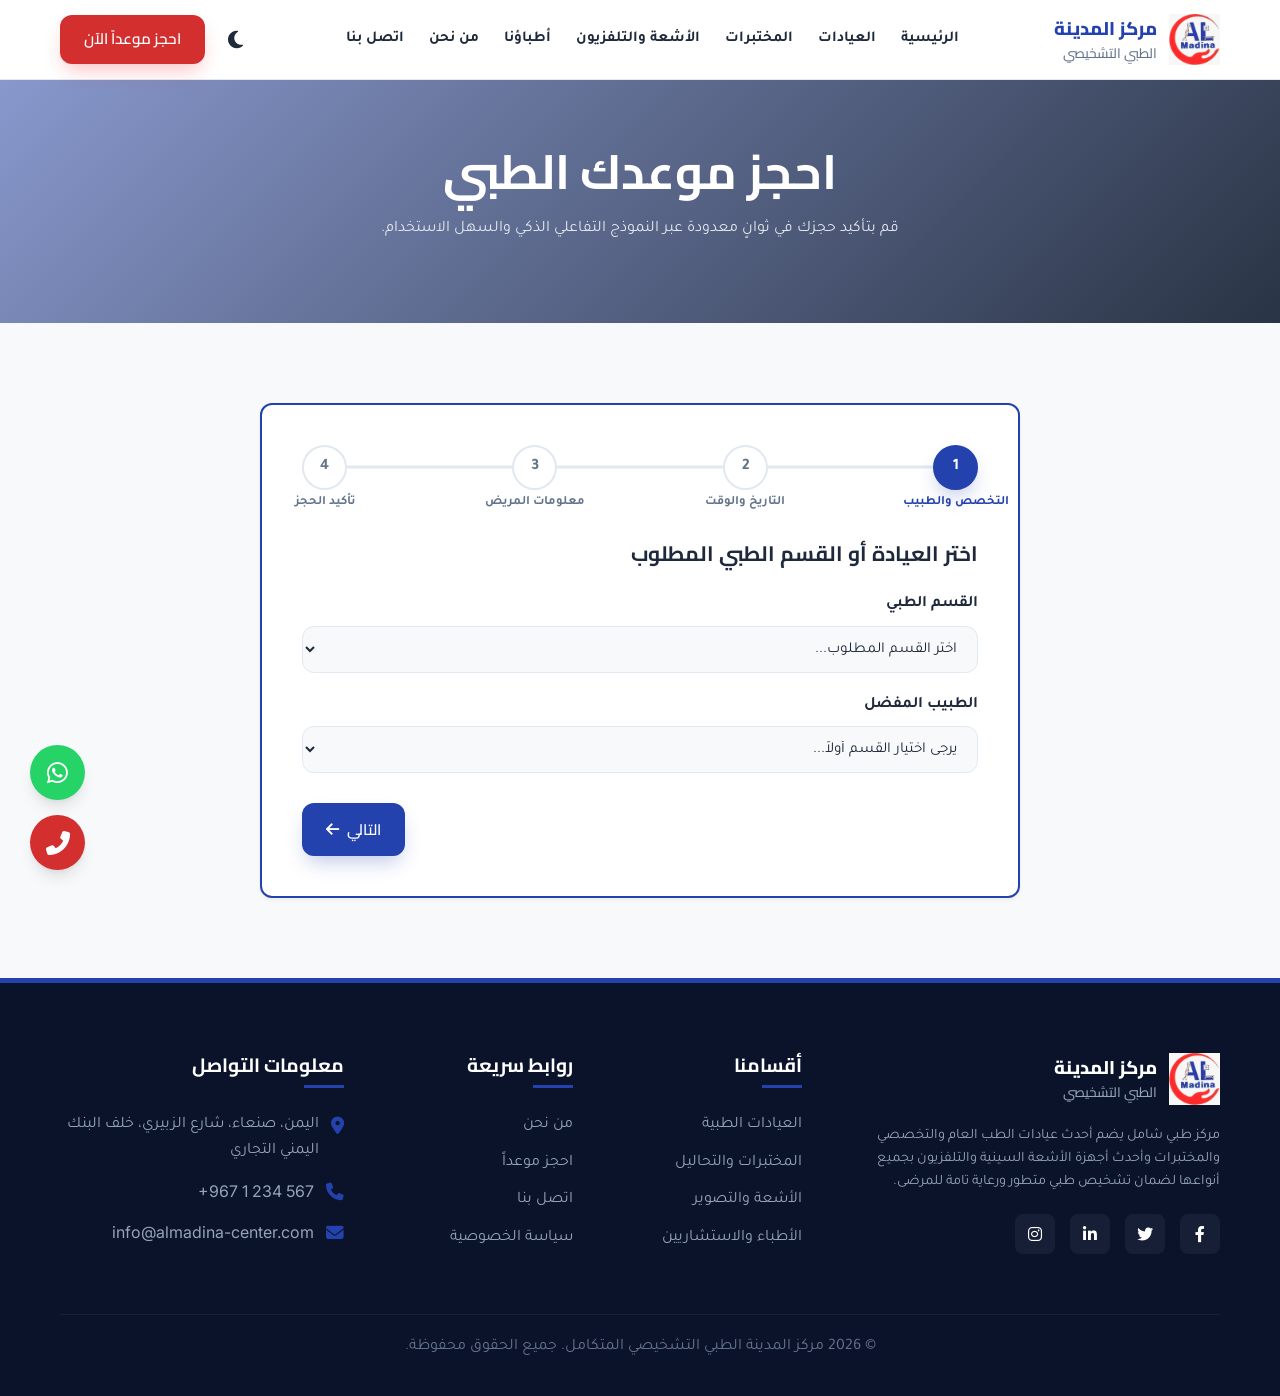
<file: appointment.html>
<!DOCTYPE html>
<html lang="ar" dir="rtl">
<head>
    <meta charset="UTF-8">
    <meta name="viewport" content="width=device-width, initial-scale=1.0">
    <title>احجز موعداً إلكترونياً | مركز المدينة الطبي التشخيصي</title>
    
    <!-- Meta Tags for SEO -->
    <meta name="description" content="احجز موعدك الطبي الآن في مركز المدينة الطبي التشخيصي عبر نظام الحجز الإلكتروني السريع. حدد العيادة، الطبيب، والوقت المناسب لزيارتك بكل سهولة وتأكيد فوري.">
    <meta name="keywords" content="حجز موعد طبي, طبيب قلب, حجز سونار, حجز عيادة عظام, حجز موعد عيادة صنعاء">
    
    <!-- CSS Style Files -->
    <link rel="stylesheet" href="css/style.css">
    <link rel="stylesheet" href="css/components.css">
    <link rel="stylesheet" href="css/animations.css">
    
    <!-- Font Awesome Icons -->
    <link rel="stylesheet" href="css/all.min.css">
    
    <style>
        /* أنماط خطوات الحجز المتعددة */
        .wizard-steps {
            display: flex;
            justify-content: space-between;
            align-items: center;
            margin-bottom: 40px;
            position: relative;
        }
        
        .wizard-steps::before {
            content: '';
            position: absolute;
            top: 50%;
            left: 0;
            width: 100%;
            height: 3px;
            background-color: var(--color-border);
            z-index: 1;
            transform: translateY(-50%);
        }
        
        .wizard-step {
            width: 45px;
            height: 45px;
            border-radius: 50%;
            background-color: var(--color-card-light);
            border: 2px solid var(--color-border);
            display: flex;
            align-items: center;
            justify-content: center;
            font-weight: 700;
            color: var(--color-text-muted);
            position: relative;
            z-index: 2;
            transition: all var(--transition-normal);
        }
        
        .wizard-step.active {
            background-color: var(--color-primary);
            color: #ffffff;
            border-color: var(--color-primary);
            box-shadow: var(--shadow-primary);
        }
        
        .wizard-step.completed {
            background-color: #10B981;
            color: #ffffff;
            border-color: #10B981;
        }
        
        .step-label {
            position: absolute;
            bottom: -25px;
            white-space: nowrap;
            font-size: 0.8rem;
            font-weight: 600;
            color: var(--color-text-muted);
        }
        
        .wizard-step.active .step-label {
            color: var(--color-primary);
        }
        
        .step-content {
            display: none;
        }
        
        .step-content.active {
            display: block;
            animation: fadeIn 0.4s ease;
        }
        
        .time-slots {
            display: grid;
            grid-template-columns: repeat(auto-fill, minmax(100px, 1fr));
            gap: 10px;
            margin-top: 15px;
        }
        
        .time-slot {
            padding: 10px;
            background-color: var(--color-bg-light);
            border: 1px solid var(--color-border);
            border-radius: var(--radius-sm);
            text-align: center;
            cursor: pointer;
            font-size: 0.85rem;
            font-weight: 600;
            transition: all var(--transition-fast);
        }
        
        .time-slot:hover, .time-slot.selected {
            background-color: var(--color-primary);
            color: #ffffff;
            border-color: var(--color-primary);
        }
    </style>
</head>
<body>

    <!-- 1. شاشة التحميل (Preloader) -->
    <div class="loader-wrapper">
        <div class="loader"></div>
    </div>

    <!-- 2. القائمة العلوية (Navbar) -->
    <header class="header">
        <div class="container nav-container">
            <a href="index.html" class="logo">
                <img src="assets/logo/logo.png" alt="شعار مركز المدينة الطبي">
                <span style="font-size: 1.15rem; line-height: 1.25; color: var(--color-primary);">مركز المدينة<br><span style="font-size: 0.85rem; color: var(--color-text-muted); font-weight: 500;">الطبي التشخيصي</span></span>
            </a>
            
            <nav>
                <ul class="nav-menu">
                    <li><a href="index.html" class="nav-link">الرئيسية</a></li>
                    <li><a href="clinics.html" class="nav-link">العيادات</a></li>
                    <li><a href="labs.html" class="nav-link">المختبرات</a></li>
                    <li><a href="radiology.html" class="nav-link">الأشعة والتلفزيون</a></li>
                    <li><a href="doctors.html" class="nav-link">أطباؤنا</a></li>
                    <li><a href="about.html" class="nav-link">من نحن</a></li>
                    <li><a href="contact.html" class="nav-link">اتصل بنا</a></li>
                </ul>
            </nav>

            <div class="nav-actions">
                <button class="theme-toggle" aria-label="تبديل الوضع الليلي">
                    <i class="fas fa-moon"></i>
                </button>
                <a href="appointment.html" class="btn btn-accent wave-btn">احجز موعداً الآن</a>
                <button class="mobile-nav-toggle" aria-label="فتح القائمة">
                    <i class="fas fa-bars"></i>
                </button>
            </div>
        </div>
    </header>

    <!-- 3. رأس الصفحة البانوري (Page Banner) -->
    <section class="page-banner flex-center" style="background: linear-gradient(135deg, rgba(35, 66, 173, 0.5) 0%, rgba(30, 41, 59, 0.95) 100%), url('https://images.unsplash.com/photo-1579684389782-64d84b5e901a?q=80&w=2070') no-repeat center center/cover; padding: 140px 0 80px 0; color: #ffffff; text-align: center;">
        <div class="container">
            <h1 style="color: #ffffff; font-size: clamp(2rem, 4vw, 3rem); margin-bottom: 15px;">احجز موعدك الطبي</h1>
            <p style="color: #E2E8F0; max-width: 600px; margin: 0 auto;">قم بتأكيد حجزك في ثوانٍ معدودة عبر النموذج التفاعلي الذكي والسهل الاستخدام.</p>
        </div>
    </section>

    <!-- 4. محتوى الحجز المتعدد الخطوات -->
    <section class="booking-wizard section-padding">
        <div class="container" style="max-width: 800px;">
            <div class="card glowing-border" style="padding: 40px;">
                <!-- شريط الخطوات -->
                <div class="wizard-steps">
                    <div class="wizard-step active" id="step-dot-1">1 <span class="step-label">التخصص والطبيب</span></div>
                    <div class="wizard-step" id="step-dot-2">2 <span class="step-label">التاريخ والوقت</span></div>
                    <div class="wizard-step" id="step-dot-3">3 <span class="step-label">معلومات المريض</span></div>
                    <div class="wizard-step" id="step-dot-4">4 <span class="step-label">تأكيد الحجز</span></div>
                </div>

                <form id="booking-form" style="margin-top: 50px;">
                    <!-- الخطوة الأولى: التخصص والطبيب -->
                    <div class="step-content active" id="step-content-1">
                        <h3 style="font-size: 1.3rem; color: var(--color-text-main); margin-bottom: 25px;">اختر العيادة أو القسم الطبي المطلوب</h3>
                        <div class="form-group">
                            <label class="form-label" for="specialty">القسم الطبي</label>
                            <select id="specialty" class="form-control" required>
                                <option value="" disabled selected>اختر القسم المطلوب...</option>
                                <option value="heart">عيادة القلب والأوعية</option>
                                <option value="ortho">عيادة جراحة العظام والمفاصل</option>
                                <option value="internal">عيادة الباطنية والغدد الصماء</option>
                                <option value="pediatric">عيادة الأطفال وحديثي الولادة</option>
                                <option value="women">عيادة النساء والتوليد والعقم</option>
                                <option value="ophthalmology">عيادة طب وجراحة العيون</option>
                                <option value="dental">عيادة طب وتجميل الأسنان</option>
                                <option value="ent">عيادة الأذن والأنف والحنجرة</option>
                                <option value="radiology">قسم الأشعة والتلفزيون (السونار)</option>
                                <option value="lab">قسم المختبرات والتحاليل الطبية</option>
                            </select>
                        </div>
                        <div class="form-group">
                            <label class="form-label" for="doctor">الطبيب المفضل</label>
                            <select id="doctor" class="form-control" required>
                                <option value="" disabled selected>يرجى اختيار القسم أولاً...</option>
                            </select>
                        </div>
                        <div style="display: flex; justify-content: flex-end; margin-top: 30px;">
                            <button type="button" class="btn btn-primary" id="next-1">التالي <i class="fa-solid fa-arrow-left"></i></button>
                        </div>
                    </div>

                    <!-- الخطوة الثانية: التاريخ والوقت -->
                    <div class="step-content" id="step-content-2">
                        <h3 style="font-size: 1.3rem; color: var(--color-text-main); margin-bottom: 25px;">اختر موعد زيارتك المفضل</h3>
                        <div class="form-group">
                            <label class="form-label" for="book-date">التاريخ</label>
                            <input type="date" id="book-date" class="form-control" required>
                        </div>
                        <div class="form-group">
                            <label class="form-label">الأوقات المتاحة</label>
                            <div class="time-slots" id="time-slots-container">
                                <div class="time-slot" data-time="09:00 ص">09:00 ص</div>
                                <div class="time-slot" data-time="09:30 ص">09:30 ص</div>
                                <div class="time-slot" data-time="10:00 ص">10:00 ص</div>
                                <div class="time-slot" data-time="10:30 ص">10:30 ص</div>
                                <div class="time-slot" data-time="11:00 ص">11:00 ص</div>
                                <div class="time-slot" data-time="04:00 م">04:00 م</div>
                                <div class="time-slot" data-time="04:30 م">04:30 م</div>
                                <div class="time-slot" data-time="05:00 م">05:00 م</div>
                                <div class="time-slot" data-time="05:30 م">05:30 م</div>
                                <div class="time-slot" data-time="06:00 م">06:00 م</div>
                            </div>
                            <input type="hidden" id="selected-time" required>
                        </div>
                        <div style="display: flex; justify-content: space-between; margin-top: 30px;">
                            <button type="button" class="btn btn-outline" id="prev-2"><i class="fa-solid fa-arrow-right"></i> السابق</button>
                            <button type="button" class="btn btn-primary" id="next-2">التالي <i class="fa-solid fa-arrow-left"></i></button>
                        </div>
                    </div>

                    <!-- الخطوة الثالثة: معلومات المريض -->
                    <div class="step-content" id="step-content-3">
                        <h3 style="font-size: 1.3rem; color: var(--color-text-main); margin-bottom: 25px;">أدخل معلومات المريض للتواصل</h3>
                        <div class="form-group">
                            <label class="form-label" for="patient-name">الاسم الكامل</label>
                            <input type="text" id="patient-name" class="form-control" placeholder="الاسم الكامل كما في الهوية الوطنية" required>
                        </div>
                        <div class="grid-2" style="gap: 15px; margin-bottom: 0;">
                            <div class="form-group">
                                <label class="form-label" for="patient-phone">رقم الهاتف</label>
                                <input type="tel" id="patient-phone" class="form-control" placeholder="77xxxxxxx" required>
                            </div>
                            <div class="form-group">
                                <label class="form-label" for="patient-email">البريد الإلكتروني (اختياري)</label>
                                <input type="email" id="patient-email" class="form-control" placeholder="name@example.com">
                            </div>
                        </div>
                        <div class="form-group">
                            <label class="form-label" for="notes">ملاحظات طبية أو أعراض (اختياري)</label>
                            <textarea id="notes" class="form-control" placeholder="اكتب باختصار سبب الزيارة أو أي عوارض تشعر بها..."></textarea>
                        </div>
                        <div style="display: flex; justify-content: space-between; margin-top: 30px;">
                            <button type="button" class="btn btn-outline" id="prev-3"><i class="fa-solid fa-arrow-right"></i> السابق</button>
                            <button type="button" class="btn btn-primary" id="next-3">التالي <i class="fa-solid fa-arrow-left"></i></button>
                        </div>
                    </div>

                    <!-- الخطوة الرابعة: تأكيد الحجز -->
                    <div class="step-content" id="step-content-4">
                        <h3 style="font-size: 1.3rem; color: var(--color-text-main); margin-bottom: 25px; text-align: center;">مراجعة تفاصيل طلب الحجز</h3>
                        
                        <div style="background-color: var(--color-bg-light); padding: 25px; border-radius: var(--radius-md); border: 1px solid var(--color-border); margin-bottom: 30px; display: grid; gap: 15px;">
                            <div style="display: flex; justify-content: space-between;"><strong style="color: var(--color-text-main);">اسم المريض:</strong> <span id="summary-name">--</span></div>
                            <div style="display: flex; justify-content: space-between;"><strong style="color: var(--color-text-main);">رقم الجوال:</strong> <span id="summary-phone">--</span></div>
                            <div style="display: flex; justify-content: space-between;"><strong style="color: var(--color-text-main);">القسم الطبي:</strong> <span id="summary-specialty">--</span></div>
                            <div style="display: flex; justify-content: space-between;"><strong style="color: var(--color-text-main);">الطبيب المختار:</strong> <span id="summary-doctor">--</span></div>
                            <div style="display: flex; justify-content: space-between;"><strong style="color: var(--color-text-main);">تاريخ الحجز:</strong> <span id="summary-date">--</span></div>
                            <div style="display: flex; justify-content: space-between;"><strong style="color: var(--color-text-main);">الوقت المختار:</strong> <span id="summary-time">--</span></div>
                        </div>
                        
                        <div style="display: flex; justify-content: space-between; margin-top: 30px;">
                            <button type="button" class="btn btn-outline" id="prev-4"><i class="fa-solid fa-arrow-right"></i> السابق</button>
                            <button type="submit" class="btn btn-accent wave-btn">تأكيد وإرسال طلب الحجز</button>
                        </div>
                    </div>
                </form>
            </div>
        </div>
    </section>

    <!-- 5. الفوتر (Footer) -->
    <footer class="footer">
        <div class="container">
            <div class="footer-grid">
                <div>
                    <a href="index.html" class="logo footer-logo">
                        <img src="assets/logo/logo.png" alt="شعار مركز المدينة الطبي">
                        <span style="font-size: 1.15rem; line-height: 1.25; color: #ffffff;">مركز المدينة<br><span style="font-size: 0.85rem; color: #94A3B8; font-weight: 500;">الطبي التشخيصي</span></span>
                    </a>
                    <p style="color: #94A3B8; font-size: 0.9rem; margin-top: 15px;">مركز طبي شامل يضم أحدث عيادات الطب العام والتخصصي والمختبرات وأحدث أجهزة الأشعة السينية والتلفزيون بجميع أنواعها لضمان تشخيص طبي متطور ورعاية تامة للمرضى.</p>
                    <div class="footer-social">
                        <a href="#" class="social-btn" aria-label="فيسبوك"><i class="fab fa-facebook-f"></i></a>
                        <a href="#" class="social-btn" aria-label="تويتر"><i class="fab fa-twitter"></i></a>
                        <a href="#" class="social-btn" aria-label="لينكد إن"><i class="fab fa-linkedin-in"></i></a>
                        <a href="#" class="social-btn" aria-label="إنستغرام"><i class="fab fa-instagram"></i></a>
                    </div>
                </div>
                
                <div>
                    <h3 class="footer-title">أقسامنا</h3>
                    <ul class="footer-links">
                        <li><a href="clinics.html">العيادات الطبية</a></li>
                        <li><a href="labs.html">المختبرات والتحاليل</a></li>
                        <li><a href="radiology.html">الأشعة والتصوير</a></li>
                        <li><a href="doctors.html">الأطباء والاستشاريين</a></li>
                    </ul>
                </div>
                
                <div>
                    <h3 class="footer-title">روابط سريعة</h3>
                    <ul class="footer-links">
                        <li><a href="about.html">من نحن</a></li>
                        <li><a href="appointment.html">احجز موعداً</a></li>
                        <li><a href="contact.html">اتصل بنا</a></li>
                        <li><a href="#">سياسة الخصوصية</a></li>
                    </ul>
                </div>
                
                <div>
                    <h3 class="footer-title">معلومات التواصل</h3>
                    <ul class="footer-info">
                        <li>
                            <i class="fa-solid fa-location-dot"></i>
                            <span>اليمن، صنعاء، شارع الزبيري، خلف البنك اليمني التجاري</span>
                        </li>
                        <li>
                            <i class="fa-solid fa-phone"></i>
                            <span class="en-text">+967 1 234 567</span>
                        </li>
                        <li>
                            <i class="fa-solid fa-envelope"></i>
                            <span class="en-text">info@almadina-center.com</span>
                        </li>
                    </ul>
                </div>
            </div>
            
            <div class="footer-bottom">
                <p>&copy; 2026 مركز المدينة الطبي التشخيصي المتكامل. جميع الحقوق محفوظة.</p>
            </div>
        </div>
    </footer>

    <!-- 6. أزرار التواصل العائمة (Floating Actions) -->
    <div class="floating-actions">
        <a href="https://wa.me/967777123456" class="floating-btn float-whatsapp" target="_blank" aria-label="تواصل معنا عبر واتساب">
            <i class="fab fa-whatsapp"></i>
        </a>
        <a href="tel:191" class="floating-btn float-phone" aria-label="الاتصال بالطوارئ">
            <i class="fa-solid fa-phone-flip"></i>
        </a>
    </div>

    <!-- Script Files -->
    <script src="js/main.js"></script>
    <script>
        // إعداد قائمة الأطباء التفاعلية حسب القسم
        const doctorsData = {
            heart: ['د. عبد الرحمن الفاضل - استشاري قلب', 'د. أنس الخطيب - استشاري قسطرة قلبية'],
            ortho: ['د. ياسين العمر - استشاري جراحة عظام', 'د. فيصل التميمي - أخصائي علاج طبيعي وعظام'],
            internal: ['د. خالد منصور - استشاري باطنية وغدد', 'د. أسماء يوسف - أخصائية باطنية وسكري'],
            pediatric: ['د. ليلى الشمري - أخصائية أطفال', 'د. عمر الحكيم - استشاري أطفال ورعاية رضّع'],
            women: ['د. سارة الهاشمي - استشارية نساء وتوليد وعقم', 'د. هند العتيبي - أخصائية نساء وولادة'],
            ophthalmology: ['د. رامي السعدي - استشاري عيون وليزر'],
            dental: ['د. مازن قطب - استشاري زراعة وتجميل أسنان', 'د. هاني الرفاعي - أخصائي تقويم أسنان'],
            ent: ['د. وسام البكري - استشاري أنف وأذن وحنجرة'],
            radiology: ['د. أحمد الشريف - استشاري أشعة وتصوير طبي', 'فريق فنيي الأشعة والتلفزيون'],
            lab: ['د. منيرة الصالح - استشارية علم أمراض ومختبرات', 'فريق التحاليل المخبرية الآلية']
        };

        const specialtySelect = document.getElementById('specialty');
        const doctorSelect = document.getElementById('doctor');

        specialtySelect.addEventListener('change', () => {
            const specialty = specialtySelect.value;
            doctorSelect.innerHTML = '<option value="" disabled selected>اختر الطبيب المفضل...</option>';
            
            if (doctorsData[specialty]) {
                doctorsData[specialty].forEach(doc => {
                    const option = document.createElement('option');
                    option.value = doc;
                    option.textContent = doc;
                    doctorSelect.appendChild(option);
                });
            }
        });

        // آلية الـ Step Wizard للحجز المتعدد الخطوات
        const next1 = document.getElementById('next-1');
        const next2 = document.getElementById('next-2');
        const next3 = document.getElementById('next-3');
        
        const prev2 = document.getElementById('prev-2');
        const prev3 = document.getElementById('prev-3');
        const prev4 = document.getElementById('prev-4');

        const step1 = document.getElementById('step-content-1');
        const step2 = document.getElementById('step-content-2');
        const step3 = document.getElementById('step-content-3');
        const step4 = document.getElementById('step-content-4');

        const dot1 = document.getElementById('step-dot-1');
        const dot2 = document.getElementById('step-dot-2');
        const dot3 = document.getElementById('step-dot-3');
        const dot4 = document.getElementById('step-dot-4');

        // الخطوة 1 -> 2
        next1.addEventListener('click', () => {
            if (specialtySelect.value && doctorSelect.value) {
                step1.classList.remove('active');
                step2.classList.add('active');
                dot1.classList.add('completed');
                dot2.classList.add('active');
            } else {
                alert('يرجى اختيار القسم والطبيب أولاً.');
            }
        });

        // الخطوة 2 -> 3
        next2.addEventListener('click', () => {
            const dateVal = document.getElementById('book-date').value;
            const timeVal = document.getElementById('selected-time').value;
            if (dateVal && timeVal) {
                step2.classList.remove('active');
                step3.classList.add('active');
                dot2.classList.add('completed');
                dot3.classList.add('active');
            } else {
                alert('يرجى اختيار التاريخ ووقت الزيارة.');
            }
        });

        // الخطوة 3 -> 4
        next3.addEventListener('click', () => {
            const nameVal = document.getElementById('patient-name').value;
            const phoneVal = document.getElementById('patient-phone').value;
            if (nameVal && phoneVal) {
                // تعبئة ملخص الحجز
                document.getElementById('summary-name').textContent = nameVal;
                document.getElementById('summary-phone').textContent = phoneVal;
                document.getElementById('summary-specialty').textContent = specialtySelect.options[specialtySelect.selectedIndex].text;
                document.getElementById('summary-doctor').textContent = doctorSelect.value;
                document.getElementById('summary-date').textContent = document.getElementById('book-date').value;
                document.getElementById('summary-time').textContent = document.getElementById('selected-time').value;

                step3.classList.remove('active');
                step4.classList.add('active');
                dot3.classList.add('completed');
                dot4.classList.add('active');
            } else {
                alert('يرجى إدخال اسم المريض ورقم الهاتف للتواصل.');
            }
        });

        // أزرار الرجوع للوراء
        prev2.addEventListener('click', () => {
            step2.classList.remove('active');
            step1.classList.add('active');
            dot2.classList.remove('active');
            dot1.classList.remove('completed');
        });

        prev3.addEventListener('click', () => {
            step3.classList.remove('active');
            step2.classList.add('active');
            dot3.classList.remove('active');
            dot2.classList.remove('completed');
        });

        prev4.addEventListener('click', () => {
            step4.classList.remove('active');
            step3.classList.add('active');
            dot4.classList.remove('active');
            dot3.classList.remove('completed');
        });

        // التعامل مع اختيار أوقات المواعيد
        const timeSlots = document.querySelectorAll('.time-slot');
        timeSlots.forEach(slot => {
            slot.addEventListener('click', () => {
                timeSlots.forEach(s => s.classList.remove('selected'));
                slot.classList.add('selected');
                document.getElementById('selected-time').value = slot.getAttribute('data-time');
            });
        });

        // قراءة معاملات URL في حال قدوم المريض من رابط عيادة محددة
        window.addEventListener('load', () => {
            const urlParams = new URLSearchParams(window.location.search);
            const deptParam = urlParams.get('dept');
            const docParam = urlParams.get('doc');
            
            if (deptParam) {
                specialtySelect.value = deptParam;
                specialtySelect.dispatchEvent(new Event('change'));
            }
        });

        // تأكيد الحجز وإرساله
        const bookingForm = document.getElementById('booking-form');
        bookingForm.addEventListener('submit', (e) => {
            e.preventDefault();
            alert('تم إرسال طلب الحجز بنجاح! سيتواصل معك موظف الاستقبال والمواعيد خلال دقائق لتأكيد الموعد وإرسال بطاقة الزيارة على هاتفك.');
            window.location.href = 'index.html';
        });
    </script>
</body>
</html>
</file>
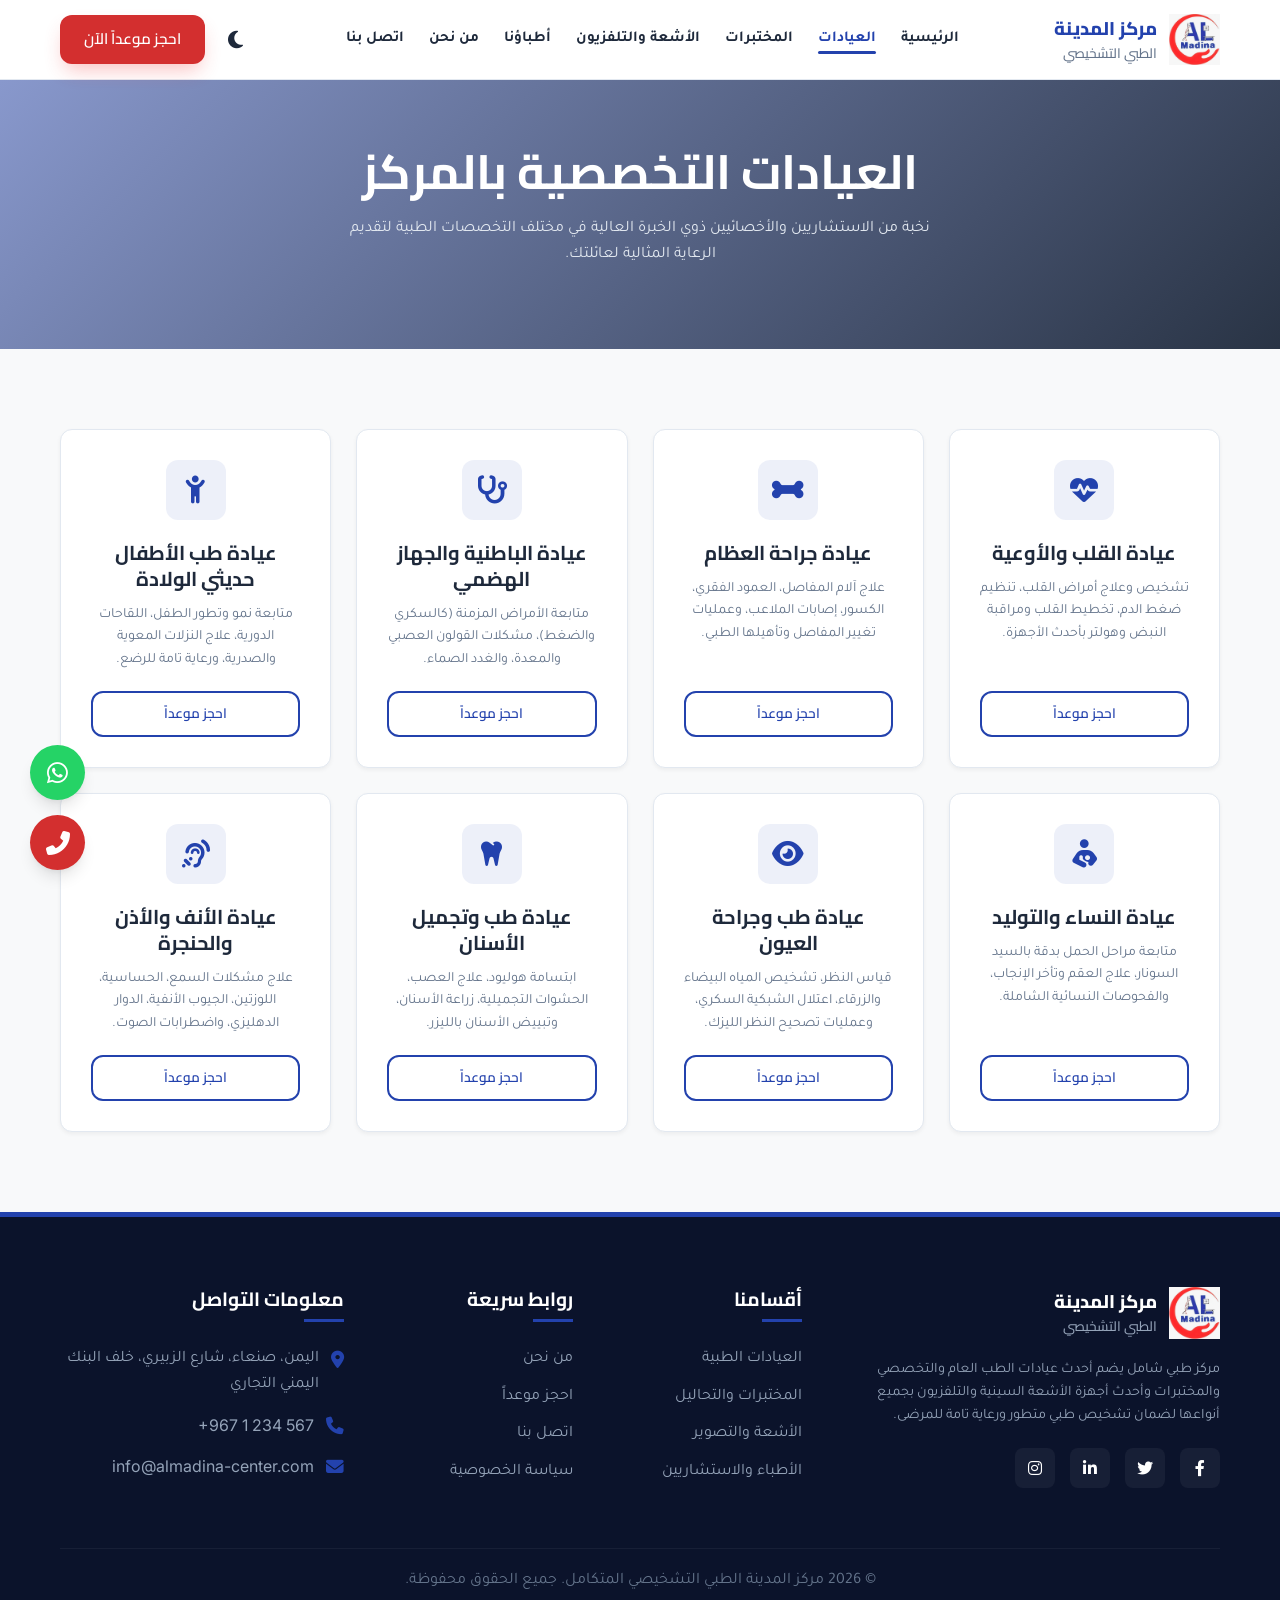
<file: clinics.html>
<!DOCTYPE html>
<html lang="ar" dir="rtl">
<head>
    <meta charset="UTF-8">
    <meta name="viewport" content="width=device-width, initial-scale=1.0">
    <title>العيادات التخصصية | مركز المدينة الطبي التشخيصي</title>
    
    <!-- Meta Tags for SEO -->
    <meta name="description" content="تصفح العيادات الطبية المتخصصة في مركز المدينة الطبي التشخيصي. عيادات مجهزة بأحدث التقنيات تحت إشراف أطباء واستشاريين ذوي كفاءة عالية في القلب، العظام، الباطنية، الأطفال، النساء، العيون، الأسنان، الأذن والأنف.">
    <meta name="keywords" content="عيادة القلب, عيادة العظام, عيادة الأطفال, عيادة النساء والولادة, عيادة الأسنان, عيادات تخصصية صنعاء">
    
    <!-- CSS Style Files -->
    <link rel="stylesheet" href="css/style.css">
    <link rel="stylesheet" href="css/components.css">
    <link rel="stylesheet" href="css/animations.css">
    
    <!-- Font Awesome Icons -->
    <link rel="stylesheet" href="css/all.min.css">
</head>
<body>

    <!-- 1. شاشة التحميل (Preloader) -->
    <div class="loader-wrapper">
        <div class="loader"></div>
    </div>

    <!-- 2. القائمة العلوية (Navbar) -->
    <header class="header">
        <div class="container nav-container">
            <a href="index.html" class="logo">
                <img src="assets/logo/logo.png" alt="شعار مركز المدينة الطبي">
                <span style="font-size: 1.15rem; line-height: 1.25; color: var(--color-primary);">مركز المدينة<br><span style="font-size: 0.85rem; color: var(--color-text-muted); font-weight: 500;">الطبي التشخيصي</span></span>
            </a>
            
            <nav>
                <ul class="nav-menu">
                    <li><a href="index.html" class="nav-link">الرئيسية</a></li>
                    <li><a href="clinics.html" class="nav-link active">العيادات</a></li>
                    <li><a href="labs.html" class="nav-link">المختبرات</a></li>
                    <li><a href="radiology.html" class="nav-link">الأشعة والتلفزيون</a></li>
                    <li><a href="doctors.html" class="nav-link">أطباؤنا</a></li>
                    <li><a href="about.html" class="nav-link">من نحن</a></li>
                    <li><a href="contact.html" class="nav-link">اتصل بنا</a></li>
                </ul>
            </nav>

            <div class="nav-actions">
                <button class="theme-toggle" aria-label="تبديل الوضع الليلي">
                    <i class="fas fa-moon"></i>
                </button>
                <a href="appointment.html" class="btn btn-accent wave-btn">احجز موعداً الآن</a>
                <button class="mobile-nav-toggle" aria-label="فتح القائمة">
                    <i class="fas fa-bars"></i>
                </button>
            </div>
        </div>
    </header>

    <!-- 3. رأس الصفحة البانوري (Page Banner) -->
    <section class="page-banner flex-center" style="background: linear-gradient(135deg, rgba(35, 66, 173, 0.5) 0%, rgba(30, 41, 59, 0.95) 100%), url('https://images.unsplash.com/photo-1579684389782-64d84b5e901a?q=80&w=2070') no-repeat center center/cover; padding: 140px 0 80px 0; color: #ffffff; text-align: center;">
        <div class="container">
            <h1 style="color: #ffffff; font-size: clamp(2rem, 4vw, 3rem); margin-bottom: 15px;">العيادات التخصصية بالمركز</h1>
            <p style="color: #E2E8F0; max-width: 600px; margin: 0 auto;">نخبة من الاستشاريين والأخصائيين ذوي الخبرة العالية في مختلف التخصصات الطبية لتقديم الرعاية المثالية لعائلتك.</p>
        </div>
    </section>

    <!-- 4. عرض العيادات الثمانية بالتفصيل -->
    <section class="clinics-list section-padding">
        <div class="container">
            <div class="grid-4" style="gap: 25px;">
                <!-- 1. عيادة القلب -->
                <div class="card text-center fade-in" style="display: flex; flex-direction: column; justify-content: space-between;">
                    <div>
                        <div class="card-icon flex-center" style="margin: 0 auto 20px auto; background-color: rgba(35, 66, 173, 0.08); color: var(--color-primary);">
                            <i class="fa-solid fa-heart-pulse"></i>
                        </div>
                        <h3 style="font-size: 1.25rem; color: var(--color-text-main); margin-bottom: 12px;">عيادة القلب والأوعية</h3>
                        <p style="font-size: 0.88rem; line-height: 1.6; margin-bottom: 20px;">تشخيص وعلاج أمراض القلب، تنظيم ضغط الدم، تخطيط القلب ومراقبة النبض وهولتر بأحدث الأجهزة.</p>
                    </div>
                    <a href="appointment.html?dept=heart" class="btn btn-outline" style="width: 100%; justify-content: center; font-size: 0.85rem; padding: 10px;">احجز موعداً</a>
                </div>

                <!-- 2. عيادة العظام -->
                <div class="card text-center fade-in" style="display: flex; flex-direction: column; justify-content: space-between;">
                    <div>
                        <div class="card-icon flex-center" style="margin: 0 auto 20px auto; background-color: rgba(35, 66, 173, 0.08); color: var(--color-primary);">
                            <i class="fa-solid fa-bone"></i>
                        </div>
                        <h3 style="font-size: 1.25rem; color: var(--color-text-main); margin-bottom: 12px;">عيادة جراحة العظام</h3>
                        <p style="font-size: 0.88rem; line-height: 1.6; margin-bottom: 20px;">علاج آلام المفاصل، العمود الفقري، الكسور، إصابات الملاعب، وعمليات تغيير المفاصل وتأهيلها الطبي.</p>
                    </div>
                    <a href="appointment.html?dept=ortho" class="btn btn-outline" style="width: 100%; justify-content: center; font-size: 0.85rem; padding: 10px;">احجز موعداً</a>
                </div>

                <!-- 3. عيادة الباطنية -->
                <div class="card text-center fade-in" style="display: flex; flex-direction: column; justify-content: space-between;">
                    <div>
                        <div class="card-icon flex-center" style="margin: 0 auto 20px auto; background-color: rgba(35, 66, 173, 0.08); color: var(--color-primary);">
                            <i class="fa-solid fa-stethoscope"></i>
                        </div>
                        <h3 style="font-size: 1.25rem; color: var(--color-text-main); margin-bottom: 12px;">عيادة الباطنية والجهاز الهضمي</h3>
                        <p style="font-size: 0.88rem; line-height: 1.6; margin-bottom: 20px;">متابعة الأمراض المزمنة (كالسكري والضغط)، مشكلات القولون العصبي والمعدة، والغدد الصماء.</p>
                    </div>
                    <a href="appointment.html?dept=internal" class="btn btn-outline" style="width: 100%; justify-content: center; font-size: 0.85rem; padding: 10px;">احجز موعداً</a>
                </div>

                <!-- 4. عيادة الأطفال -->
                <div class="card text-center fade-in" style="display: flex; flex-direction: column; justify-content: space-between;">
                    <div>
                        <div class="card-icon flex-center" style="margin: 0 auto 20px auto; background-color: rgba(35, 66, 173, 0.08); color: var(--color-primary);">
                            <i class="fa-solid fa-child-reaching"></i>
                        </div>
                        <h3 style="font-size: 1.25rem; color: var(--color-text-main); margin-bottom: 12px;">عيادة طب الأطفال حديثي الولادة</h3>
                        <p style="font-size: 0.88rem; line-height: 1.6; margin-bottom: 20px;">متابعة نمو وتطور الطفل، اللقاحات الدورية، علاج النزلات المعوية والصدرية، ورعاية تامة للرضع.</p>
                    </div>
                    <a href="appointment.html?dept=pediatric" class="btn btn-outline" style="width: 100%; justify-content: center; font-size: 0.85rem; padding: 10px;">احجز موعداً</a>
                </div>

                <!-- 5. عيادة النساء والتوليد -->
                <div class="card text-center fade-in" style="display: flex; flex-direction: column; justify-content: space-between;">
                    <div>
                        <div class="card-icon flex-center" style="margin: 0 auto 20px auto; background-color: rgba(35, 66, 173, 0.08); color: var(--color-primary);">
                            <i class="fa-solid fa-person-breastfeeding"></i>
                        </div>
                        <h3 style="font-size: 1.25rem; color: var(--color-text-main); margin-bottom: 12px;">عيادة النساء والتوليد</h3>
                        <p style="font-size: 0.88rem; line-height: 1.6; margin-bottom: 20px;">متابعة مراحل الحمل بدقة بالسيد السونار، علاج العقم وتأخر الإنجاب، والفحوصات النسائية الشاملة.</p>
                    </div>
                    <a href="appointment.html?dept=women" class="btn btn-outline" style="width: 100%; justify-content: center; font-size: 0.85rem; padding: 10px;">احجز موعداً</a>
                </div>

                <!-- 6. عيادة العيون -->
                <div class="card text-center fade-in" style="display: flex; flex-direction: column; justify-content: space-between;">
                    <div>
                        <div class="card-icon flex-center" style="margin: 0 auto 20px auto; background-color: rgba(35, 66, 173, 0.08); color: var(--color-primary);">
                            <i class="fa-solid fa-eye"></i>
                        </div>
                        <h3 style="font-size: 1.25rem; color: var(--color-text-main); margin-bottom: 12px;">عيادة طب وجراحة العيون</h3>
                        <p style="font-size: 0.88rem; line-height: 1.6; margin-bottom: 20px;">قياس النظر، تشخيص المياه البيضاء والزرقاء، اعتلال الشبكية السكري، وعمليات تصحيح النظر الليزك.</p>
                    </div>
                    <a href="appointment.html?dept=ophthalmology" class="btn btn-outline" style="width: 100%; justify-content: center; font-size: 0.85rem; padding: 10px;">احجز موعداً</a>
                </div>

                <!-- 7. عيادة الأسنان -->
                <div class="card text-center fade-in" style="display: flex; flex-direction: column; justify-content: space-between;">
                    <div>
                        <div class="card-icon flex-center" style="margin: 0 auto 20px auto; background-color: rgba(35, 66, 173, 0.08); color: var(--color-primary);">
                            <i class="fa-solid fa-tooth"></i>
                        </div>
                        <h3 style="font-size: 1.25rem; color: var(--color-text-main); margin-bottom: 12px;">عيادة طب وتجميل الأسنان</h3>
                        <p style="font-size: 0.88rem; line-height: 1.6; margin-bottom: 20px;">ابتسامة هوليود، علاج العصب، الحشوات التجميلية، زراعة الأسنان، وتبييض الأسنان بالليزر.</p>
                    </div>
                    <a href="appointment.html?dept=dental" class="btn btn-outline" style="width: 100%; justify-content: center; font-size: 0.85rem; padding: 10px;">احجز موعداً</a>
                </div>

                <!-- 8. عيادة الأنف والأذن والحنجرة -->
                <div class="card text-center fade-in" style="display: flex; flex-direction: column; justify-content: space-between;">
                    <div>
                        <div class="card-icon flex-center" style="margin: 0 auto 20px auto; background-color: rgba(35, 66, 173, 0.08); color: var(--color-primary);">
                            <i class="fa-solid fa-ear-listen"></i>
                        </div>
                        <h3 style="font-size: 1.25rem; color: var(--color-text-main); margin-bottom: 12px;">عيادة الأنف والأذن والحنجرة</h3>
                        <p style="font-size: 0.88rem; line-height: 1.6; margin-bottom: 20px;">علاج مشكلات السمع، الحساسية، اللوزتين، الجيوب الأنفية، الدوار الدهليزي، واضطرابات الصوت.</p>
                    </div>
                    <a href="appointment.html?dept=ent" class="btn btn-outline" style="width: 100%; justify-content: center; font-size: 0.85rem; padding: 10px;">احجز موعداً</a>
                </div>
            </div>
        </div>
    </section>

    <!-- 5. الفوتر (Footer) -->
    <footer class="footer">
        <div class="container">
            <div class="footer-grid">
                <div>
                    <a href="index.html" class="logo footer-logo">
                        <img src="assets/logo/logo.png" alt="شعار مركز المدينة الطبي">
                        <span style="font-size: 1.15rem; line-height: 1.25; color: #ffffff;">مركز المدينة<br><span style="font-size: 0.85rem; color: #94A3B8; font-weight: 500;">الطبي التشخيصي</span></span>
                    </a>
                    <p style="color: #94A3B8; font-size: 0.9rem; margin-top: 15px;">مركز طبي شامل يضم أحدث عيادات الطب العام والتخصصي والمختبرات وأحدث أجهزة الأشعة السينية والتلفزيون بجميع أنواعها لضمان تشخيص طبي متطور ورعاية تامة للمرضى.</p>
                    <div class="footer-social">
                        <a href="#" class="social-btn" aria-label="فيسبوك"><i class="fab fa-facebook-f"></i></a>
                        <a href="#" class="social-btn" aria-label="تويتر"><i class="fab fa-twitter"></i></a>
                        <a href="#" class="social-btn" aria-label="لينكد إن"><i class="fab fa-linkedin-in"></i></a>
                        <a href="#" class="social-btn" aria-label="إنستغرام"><i class="fab fa-instagram"></i></a>
                    </div>
                </div>
                
                <div>
                    <h3 class="footer-title">أقسامنا</h3>
                    <ul class="footer-links">
                        <li><a href="clinics.html">العيادات الطبية</a></li>
                        <li><a href="labs.html">المختبرات والتحاليل</a></li>
                        <li><a href="radiology.html">الأشعة والتصوير</a></li>
                        <li><a href="doctors.html">الأطباء والاستشاريين</a></li>
                    </ul>
                </div>
                
                <div>
                    <h3 class="footer-title">روابط سريعة</h3>
                    <ul class="footer-links">
                        <li><a href="about.html">من نحن</a></li>
                        <li><a href="appointment.html">احجز موعداً</a></li>
                        <li><a href="contact.html">اتصل بنا</a></li>
                        <li><a href="#">سياسة الخصوصية</a></li>
                    </ul>
                </div>
                
                <div>
                    <h3 class="footer-title">معلومات التواصل</h3>
                    <ul class="footer-info">
                        <li>
                            <i class="fa-solid fa-location-dot"></i>
                            <span>اليمن، صنعاء، شارع الزبيري، خلف البنك اليمني التجاري</span>
                        </li>
                        <li>
                            <i class="fa-solid fa-phone"></i>
                            <span class="en-text">+967 1 234 567</span>
                        </li>
                        <li>
                            <i class="fa-solid fa-envelope"></i>
                            <span class="en-text">info@almadina-center.com</span>
                        </li>
                    </ul>
                </div>
            </div>
            
            <div class="footer-bottom">
                <p>&copy; 2026 مركز المدينة الطبي التشخيصي المتكامل. جميع الحقوق محفوظة.</p>
            </div>
        </div>
    </footer>

    <!-- 6. أزرار التواصل العائمة (Floating Actions) -->
    <div class="floating-actions">
        <a href="https://wa.me/967777123456" class="floating-btn float-whatsapp" target="_blank" aria-label="تواصل معنا عبر واتساب">
            <i class="fab fa-whatsapp"></i>
        </a>
        <a href="tel:191" class="floating-btn float-phone" aria-label="الاتصال بالطوارئ">
            <i class="fa-solid fa-phone-flip"></i>
        </a>
    </div>

    <!-- Script Files -->
    <script src="js/main.js"></script>
</body>
</html>
</file>
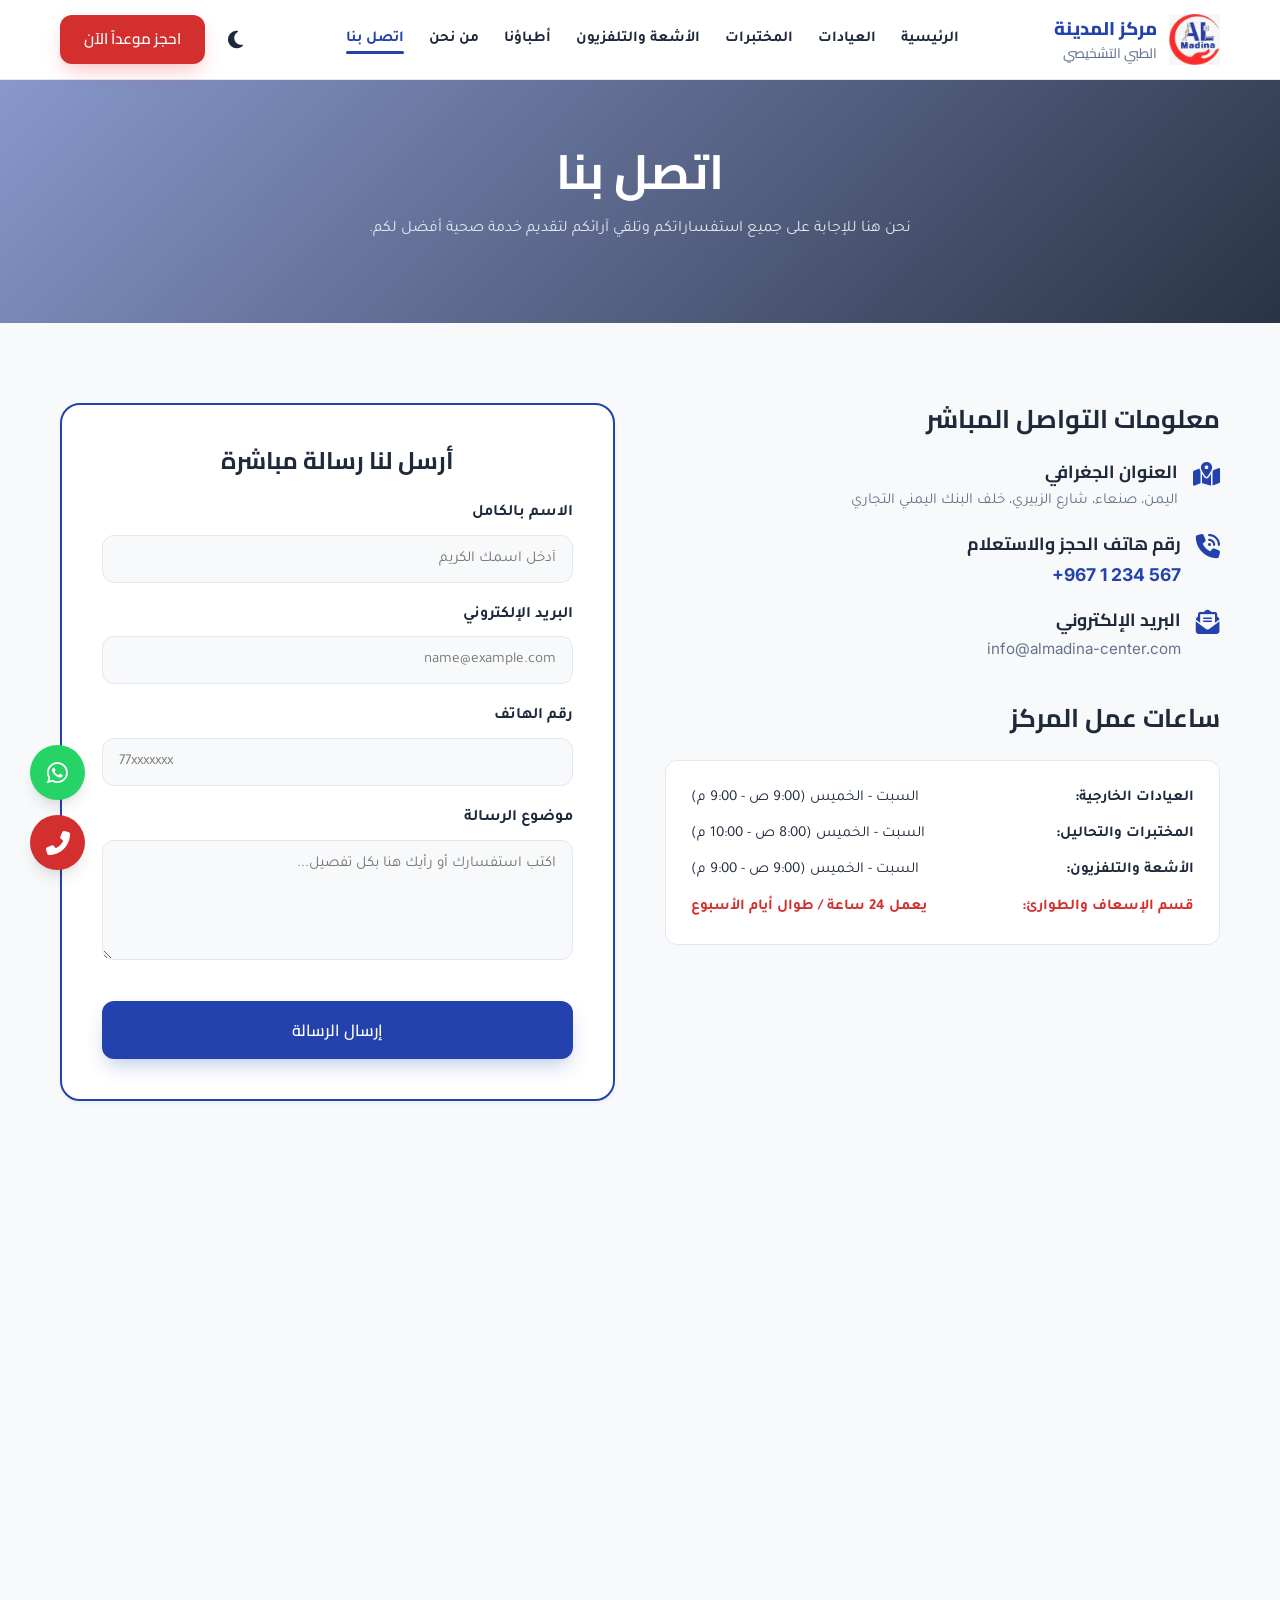
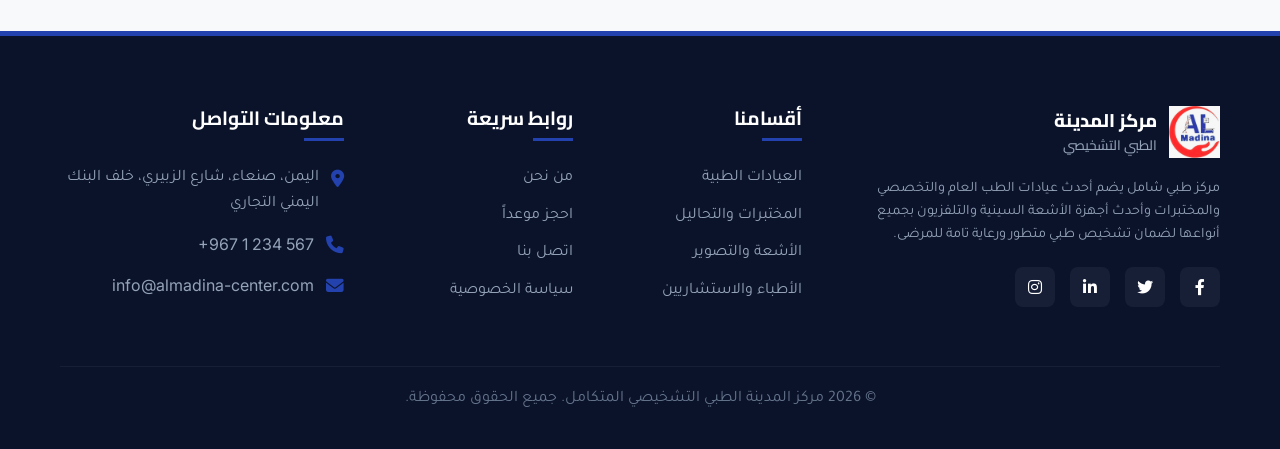
<file: contact.html>
<!DOCTYPE html>
<html lang="ar" dir="rtl">
<head>
    <meta charset="UTF-8">
    <meta name="viewport" content="width=device-width, initial-scale=1.0">
    <title>اتصل بنا ومعلومات التواصل | مركز المدينة الطبي التشخيصي</title>
    
    <!-- Meta Tags for SEO -->
    <meta name="description" content="اتصل بمركز المدينة الطبي التشخيصي المتكامل. نوفر لك خريطة تفاعلية للوصول وساعات عمل العيادات والمختبرات وأرقام هواتف الحجز والاستفسارات المباشرة على مدار الساعة.">
    <meta name="keywords" content="رقم هاتف مركز المدينة, عنوان مجمع المدينة صنعاء, تواصل معنا طبي, طوارئ صنعاء">
    
    <!-- CSS Style Files -->
    <link rel="stylesheet" href="css/style.css">
    <link rel="stylesheet" href="css/components.css">
    <link rel="stylesheet" href="css/animations.css">
    
    <!-- Font Awesome Icons -->
    <link rel="stylesheet" href="css/all.min.css">
</head>
<body>

    <!-- 1. شاشة التحميل (Preloader) -->
    <div class="loader-wrapper">
        <div class="loader"></div>
    </div>

    <!-- 2. القائمة العلوية (Navbar) -->
    <header class="header">
        <div class="container nav-container">
            <a href="index.html" class="logo">
                <img src="assets/logo/logo.png" alt="شعار مركز المدينة الطبي">
                <span style="font-size: 1.15rem; line-height: 1.25; color: var(--color-primary);">مركز المدينة<br><span style="font-size: 0.85rem; color: var(--color-text-muted); font-weight: 500;">الطبي التشخيصي</span></span>
            </a>
            
            <nav>
                <ul class="nav-menu">
                    <li><a href="index.html" class="nav-link">الرئيسية</a></li>
                    <li><a href="clinics.html" class="nav-link">العيادات</a></li>
                    <li><a href="labs.html" class="nav-link">المختبرات</a></li>
                    <li><a href="radiology.html" class="nav-link">الأشعة والتلفزيون</a></li>
                    <li><a href="doctors.html" class="nav-link">أطباؤنا</a></li>
                    <li><a href="about.html" class="nav-link">من نحن</a></li>
                    <li><a href="contact.html" class="nav-link active">اتصل بنا</a></li>
                </ul>
            </nav>

            <div class="nav-actions">
                <button class="theme-toggle" aria-label="تبديل الوضع الليلي">
                    <i class="fas fa-moon"></i>
                </button>
                <a href="appointment.html" class="btn btn-accent wave-btn">احجز موعداً الآن</a>
                <button class="mobile-nav-toggle" aria-label="فتح القائمة">
                    <i class="fas fa-bars"></i>
                </button>
            </div>
        </div>
    </header>

    <!-- 3. رأس الصفحة البانوري (Page Banner) -->
    <section class="page-banner flex-center" style="background: linear-gradient(135deg, rgba(35, 66, 173, 0.5) 0%, rgba(30, 41, 59, 0.95) 100%), url('https://images.unsplash.com/photo-1519494026892-80bbd2d6fd0d?q=80&w=2070') no-repeat center center/cover; padding: 140px 0 80px 0; color: #ffffff; text-align: center;">
        <div class="container">
            <h1 style="color: #ffffff; font-size: clamp(2rem, 4vw, 3rem); margin-bottom: 15px;">اتصل بنا</h1>
            <p style="color: #E2E8F0; max-width: 600px; margin: 0 auto;">نحن هنا للإجابة على جميع استفساراتكم وتلقي آرائكم لتقديم خدمة صحية أفضل لكم.</p>
        </div>
    </section>

    <!-- 4. معلومات التواصل والرسائل -->
    <section class="contact-section section-padding">
        <div class="container">
            <div class="grid-2" style="gap: 50px;">
                <!-- معلومات التواصل وجدول ساعات العمل -->
                <div class="contact-info fade-in">
                    <h3 style="font-size: 1.6rem; color: var(--color-text-main); margin-bottom: 25px;">معلومات التواصل المباشر</h3>
                    
                    <div style="display: grid; gap: 20px; margin-bottom: 40px;">
                        <div style="display: flex; gap: 15px; align-items: flex-start;">
                            <span style="font-size: 1.5rem; color: var(--color-primary);"><i class="fa-solid fa-map-location-dot"></i></span>
                            <div>
                                <h4 style="font-size: 1.1rem; color: var(--color-text-main); margin-bottom: 5px;">العنوان الجغرافي</h4>
                                <p style="font-size: 0.95rem; margin: 0;">اليمن، صنعاء، شارع الزبيري، خلف البنك اليمني التجاري</p>
                            </div>
                        </div>
                        <div style="display: flex; gap: 15px; align-items: flex-start;">
                            <span style="font-size: 1.5rem; color: var(--color-primary);"><i class="fa-solid fa-phone-volume"></i></span>
                            <div>
                                <h4 style="font-size: 1.1rem; color: var(--color-text-main); margin-bottom: 5px;">رقم هاتف الحجز والاستعلام</h4>
                                <p style="font-size: 1.1rem; color: var(--color-primary); font-weight: 700; margin: 0; font-family: var(--font-english); direction: ltr; text-align: right;">+967 1 234 567</p>
                            </div>
                        </div>
                        <div style="display: flex; gap: 15px; align-items: flex-start;">
                            <span style="font-size: 1.5rem; color: var(--color-primary);"><i class="fa-solid fa-envelope-open-text"></i></span>
                            <div>
                                <h4 style="font-size: 1.1rem; color: var(--color-text-main); margin-bottom: 5px;">البريد الإلكتروني</h4>
                                <p style="font-size: 0.95rem; margin: 0; font-family: var(--font-english);">info@almadina-center.com</p>
                            </div>
                        </div>
                    </div>

                    <h3 style="font-size: 1.6rem; color: var(--color-text-main); margin-bottom: 25px;">ساعات عمل المركز</h3>
                    <div style="background-color: var(--color-card-light); padding: 25px; border-radius: var(--radius-md); border: 1px solid var(--color-border); display: grid; gap: 12px; font-size: 0.95rem;">
                        <div style="display: flex; justify-content: space-between;"><strong>العيادات الخارجية:</strong> <span>السبت - الخميس (9:00 ص - 9:00 م)</span></div>
                        <div style="display: flex; justify-content: space-between;"><strong>المختبرات والتحاليل:</strong> <span>السبت - الخميس (8:00 ص - 10:00 م)</span></div>
                        <div style="display: flex; justify-content: space-between;"><strong>الأشعة والتلفزيون:</strong> <span>السبت - الخميس (9:00 ص - 9:00 م)</span></div>
                        <div style="display: flex; justify-content: space-between; color: var(--color-accent); font-weight: 700;"><strong>قسم الإسعاف والطوارئ:</strong> <span>يعمل 24 ساعة / طوال أيام الأسبوع</span></div>
                    </div>
                </div>

                <!-- نموذج إرسال الرسائل -->
                <div class="contact-form fade-in card glowing-border" style="background-color: var(--color-card-light); padding: 40px; border-radius: var(--radius-lg);">
                    <h3 style="font-size: 1.5rem; color: var(--color-text-main); margin-bottom: 25px; text-align: center;">أرسل لنا رسالة مباشرة</h3>
                    <form id="contact-message-form">
                        <div class="form-group">
                            <label class="form-label" for="contact-name">الاسم بالكامل</label>
                            <input type="text" id="contact-name" class="form-control" placeholder="أدخل اسمك الكريم" required>
                        </div>
                        <div class="form-group">
                            <label class="form-label" for="contact-email">البريد الإلكتروني</label>
                            <input type="email" id="contact-email" class="form-control" placeholder="name@example.com" required>
                        </div>
                        <div class="form-group">
                            <label class="form-label" for="contact-phone">رقم الهاتف</label>
                            <input type="tel" id="contact-phone" class="form-control" placeholder="77xxxxxxx" required>
                        </div>
                        <div class="form-group">
                            <label class="form-label" for="contact-msg">موضوع الرسالة</label>
                            <textarea id="contact-msg" class="form-control" placeholder="اكتب استفسارك أو رأيك هنا بكل تفصيل..." required></textarea>
                        </div>
                        <button type="submit" class="btn btn-primary wave-btn" style="width: 100%; padding: 14px; font-size: 1rem; margin-top: 10px;">إرسال الرسالة</button>
                    </form>
                </div>
            </div>
        </div>
    </section>

    <!-- 5. الخريطة الجغرافية المدمجة (Google Maps Embed) -->
    <section class="map-section fade-in" style="line-height: 0;">
        <!-- تضمين خريطة تفاعلية لشارع الزبيري في صنعاء -->
        <iframe src="https://www.google.com/maps/embed?pb=!1m18!1m12!1m3!1d3848.125916386052!2d44.2006421!3d15.3462002!2m3!1f0!2f0!3f0!3m2!1i1024!2i768!4f13.1!3m3!1m2!1s0x1603db0af014c409%3A0xe218d6e355c26b52!2z2LTYp9ix2Lkg2KfZhNiy2KjZitix2Yog2LXZhti52KfYgQ!5e0!3m2!1sar!2sye!4v1720000000000!5m2!1sar!2sye" width="100%" height="450" style="border:0;" allowfullscreen="" loading="lazy" referrerpolicy="no-referrer-when-downgrade"></iframe>
    </section>

    <!-- 6. الفوتر (Footer) -->
    <footer class="footer">
        <div class="container">
            <div class="footer-grid">
                <div>
                    <a href="index.html" class="logo footer-logo">
                        <img src="assets/logo/logo.png" alt="شعار مركز المدينة الطبي">
                        <span style="font-size: 1.15rem; line-height: 1.25; color: #ffffff;">مركز المدينة<br><span style="font-size: 0.85rem; color: #94A3B8; font-weight: 500;">الطبي التشخيصي</span></span>
                    </a>
                    <p style="color: #94A3B8; font-size: 0.9rem; margin-top: 15px;">مركز طبي شامل يضم أحدث عيادات الطب العام والتخصصي والمختبرات وأحدث أجهزة الأشعة السينية والتلفزيون بجميع أنواعها لضمان تشخيص طبي متطور ورعاية تامة للمرضى.</p>
                    <div class="footer-social">
                        <a href="#" class="social-btn" aria-label="فيسبوك"><i class="fab fa-facebook-f"></i></a>
                        <a href="#" class="social-btn" aria-label="تويتر"><i class="fab fa-twitter"></i></a>
                        <a href="#" class="social-btn" aria-label="لينكد إن"><i class="fab fa-linkedin-in"></i></a>
                        <a href="#" class="social-btn" aria-label="إنستغرام"><i class="fab fa-instagram"></i></a>
                    </div>
                </div>
                
                <div>
                    <h3 class="footer-title">أقسامنا</h3>
                    <ul class="footer-links">
                        <li><a href="clinics.html">العيادات الطبية</a></li>
                        <li><a href="labs.html">المختبرات والتحاليل</a></li>
                        <li><a href="radiology.html">الأشعة والتصوير</a></li>
                        <li><a href="doctors.html">الأطباء والاستشاريين</a></li>
                    </ul>
                </div>
                
                <div>
                    <h3 class="footer-title">روابط سريعة</h3>
                    <ul class="footer-links">
                        <li><a href="about.html">من نحن</a></li>
                        <li><a href="appointment.html">احجز موعداً</a></li>
                        <li><a href="contact.html">اتصل بنا</a></li>
                        <li><a href="#">سياسة الخصوصية</a></li>
                    </ul>
                </div>
                
                <div>
                    <h3 class="footer-title">معلومات التواصل</h3>
                    <ul class="footer-info">
                        <li>
                            <i class="fa-solid fa-location-dot"></i>
                            <span>اليمن، صنعاء، شارع الزبيري، خلف البنك اليمني التجاري</span>
                        </li>
                        <li>
                            <i class="fa-solid fa-phone"></i>
                            <span class="en-text">+967 1 234 567</span>
                        </li>
                        <li>
                            <i class="fa-solid fa-envelope"></i>
                            <span class="en-text">info@almadina-center.com</span>
                        </li>
                    </ul>
                </div>
            </div>
            
            <div class="footer-bottom">
                <p>&copy; 2026 مركز المدينة الطبي التشخيصي المتكامل. جميع الحقوق محفوظة.</p>
            </div>
        </div>
    </footer>

    <!-- 7. أزرار التواصل العائمة (Floating Actions) -->
    <div class="floating-actions">
        <a href="https://wa.me/967777123456" class="floating-btn float-whatsapp" target="_blank" aria-label="تواصل معنا عبر واتساب">
            <i class="fab fa-whatsapp"></i>
        </a>
        <a href="tel:191" class="floating-btn float-phone" aria-label="الاتصال بالطوارئ">
            <i class="fa-solid fa-phone-flip"></i>
        </a>
    </div>

    <!-- Script Files -->
    <script src="js/main.js"></script>
    <script>
        const contactForm = document.getElementById('contact-message-form');
        if (contactForm) {
            contactForm.addEventListener('submit', (e) => {
                e.preventDefault();
                const name = document.getElementById('contact-name').value;
                alert(`شكراً لتواصلك معنا يا ${name}. تم إرسال رسالتك بنجاح وسنقوم بالرد عليك في أقرب وقت ممكن.`);
                contactForm.reset();
            });
        }
    </script>
</body>
</html>
</file>
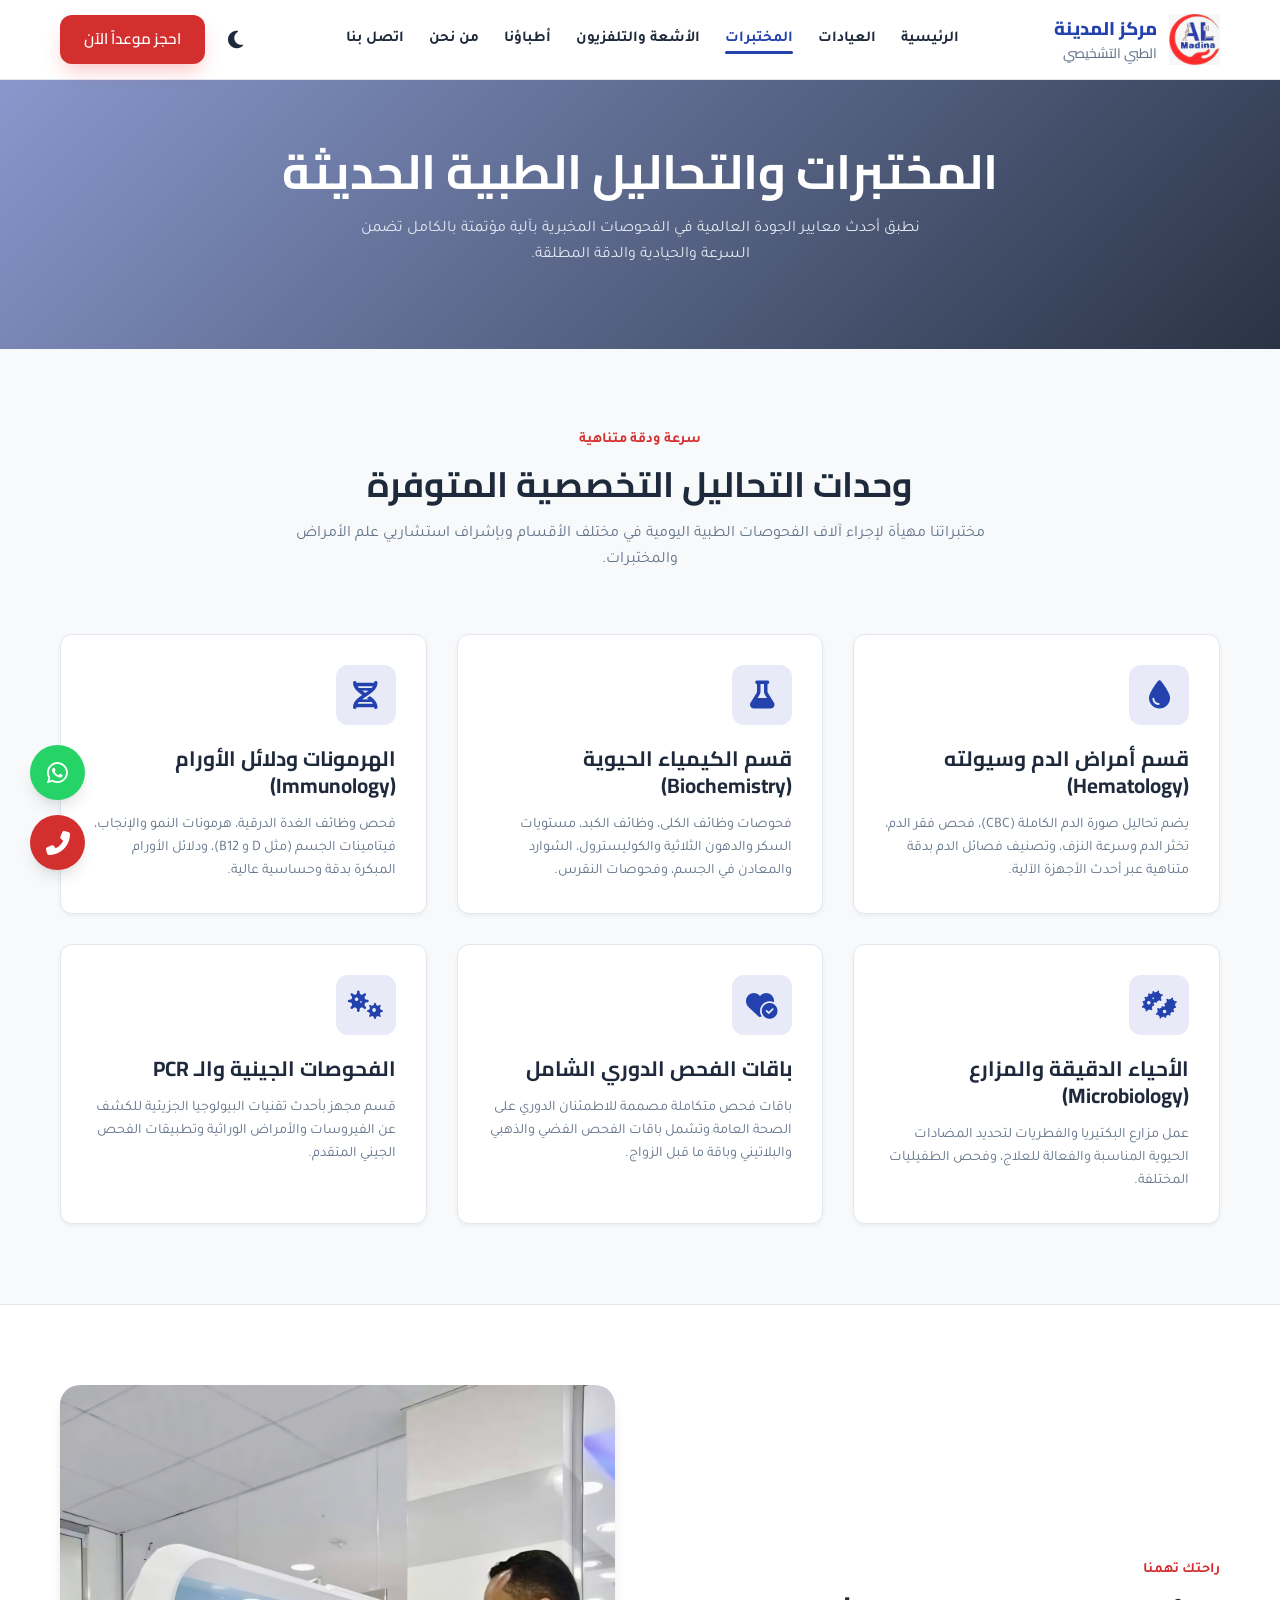
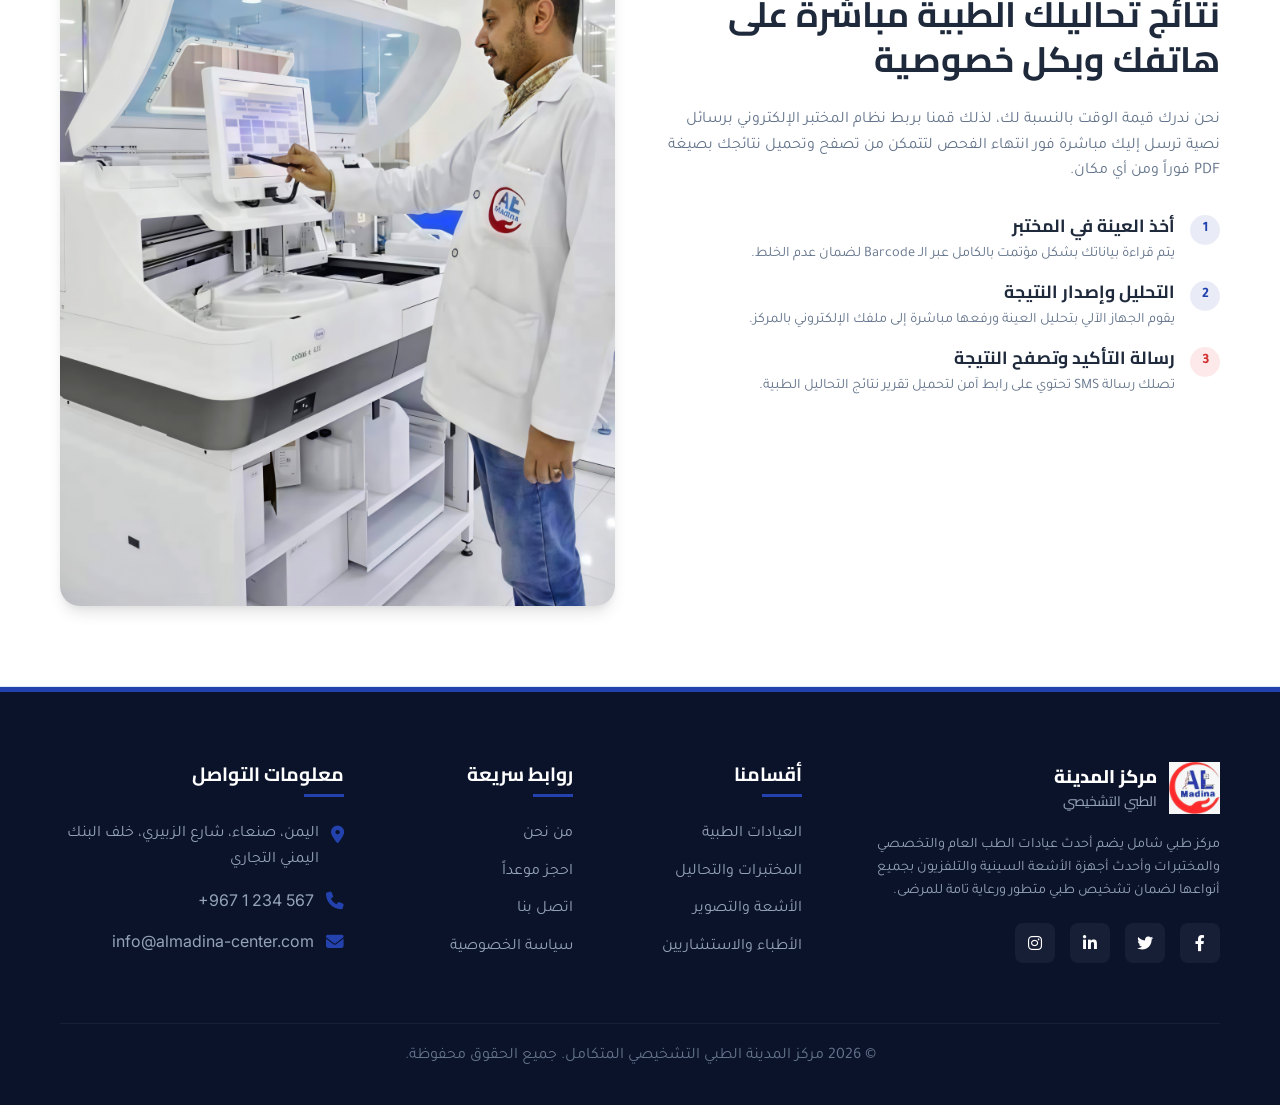
<file: labs.html>
<!DOCTYPE html>
<html lang="ar" dir="rtl">
<head>
    <meta charset="UTF-8">
    <meta name="viewport" content="width=device-width, initial-scale=1.0">
    <title>قسم المختبرات والتحاليل الطبية | مركز المدينة الطبي التشخيصي</title>
    
    <!-- Meta Tags for SEO -->
    <meta name="description" content="تصفح قسم المختبرات المتطور في مركز المدينة الطبي التشخيصي. تحاليل مخبرية آلية بالكامل وبأحدث الأجهزة العالمية لضمان الدقة والسرعة. تحاليل الدم، الهرمونات، السموم، والفحوصات الدورية.">
    <meta name="keywords" content="مختبر طبي صنعاء, تحاليل دم, فحص هرمونات, فحص مخبري, فحص شامل, نتائج تحاليل الكترونية">
    
    <!-- CSS Style Files -->
    <link rel="stylesheet" href="css/style.css">
    <link rel="stylesheet" href="css/components.css">
    <link rel="stylesheet" href="css/animations.css">
    
    <!-- Font Awesome Icons -->
    <link rel="stylesheet" href="css/all.min.css">
</head>
<body>

    <!-- 1. شاشة التحميل (Preloader) -->
    <div class="loader-wrapper">
        <div class="loader"></div>
    </div>

    <!-- 2. القائمة العلوية (Navbar) -->
    <header class="header">
        <div class="container nav-container">
            <a href="index.html" class="logo">
                <img src="assets/logo/logo.png" alt="شعار مركز المدينة الطبي">
                <span style="font-size: 1.15rem; line-height: 1.25; color: var(--color-primary);">مركز المدينة<br><span style="font-size: 0.85rem; color: var(--color-text-muted); font-weight: 500;">الطبي التشخيصي</span></span>
            </a>
            
            <nav>
                <ul class="nav-menu">
                    <li><a href="index.html" class="nav-link">الرئيسية</a></li>
                    <li><a href="clinics.html" class="nav-link">العيادات</a></li>
                    <li><a href="labs.html" class="nav-link active">المختبرات</a></li>
                    <li><a href="radiology.html" class="nav-link">الأشعة والتلفزيون</a></li>
                    <li><a href="doctors.html" class="nav-link">أطباؤنا</a></li>
                    <li><a href="about.html" class="nav-link">من نحن</a></li>
                    <li><a href="contact.html" class="nav-link">اتصل بنا</a></li>
                </ul>
            </nav>

            <div class="nav-actions">
                <button class="theme-toggle" aria-label="تبديل الوضع الليلي">
                    <i class="fas fa-moon"></i>
                </button>
                <a href="appointment.html" class="btn btn-accent wave-btn">احجز موعداً الآن</a>
                <button class="mobile-nav-toggle" aria-label="فتح القائمة">
                    <i class="fas fa-bars"></i>
                </button>
            </div>
        </div>
    </header>

    <!-- 3. رأس الصفحة البانوري (Page Banner) -->
    <section class="page-banner flex-center" style="background: linear-gradient(135deg, rgba(35, 66, 173, 0.5) 0%, rgba(30, 41, 59, 0.95) 100%), url('https://images.unsplash.com/photo-1579165466521-350dd5ad9c8e?q=80&w=2070') no-repeat center center/cover; padding: 140px 0 80px 0; color: #ffffff; text-align: center;">
        <div class="container">
            <h1 style="color: #ffffff; font-size: clamp(2rem, 4vw, 3rem); margin-bottom: 15px;">المختبرات والتحاليل الطبية الحديثة</h1>
            <p style="color: #E2E8F0; max-width: 600px; margin: 0 auto;">نطبق أحدث معايير الجودة العالمية في الفحوصات المخبرية بآلية مؤتمتة بالكامل تضمن السرعة والحيادية والدقة المطلقة.</p>
        </div>
    </section>

    <!-- 4. الخدمات المخبرية الرئيسية -->
    <section class="lab-services section-padding">
        <div class="container">
            <div class="section-header text-center fade-in" style="max-width: 700px; margin: 0 auto 60px auto;">
                <span style="color: var(--color-accent); font-weight: 700; font-size: 0.9rem; text-transform: uppercase; display: block; margin-bottom: 10px;">سرعة ودقة متناهية</span>
                <h2 style="font-size: 2.2rem; color: var(--color-text-main); margin-bottom: 15px;">وحدات التحاليل التخصصية المتوفرة</h2>
                <p>مختبراتنا مهيأة لإجراء آلاف الفحوصات الطبية اليومية في مختلف الأقسام وبإشراف استشاريي علم الأمراض والمختبرات.</p>
            </div>

            <div class="grid-3" style="gap: 30px;">
                <!-- قسم أمراض الدم -->
                <div class="card fade-in">
                    <div class="card-icon"><i class="fa-solid fa-droplet"></i></div>
                    <h3 style="font-size: 1.3rem; color: var(--color-text-main); margin-bottom: 15px;">قسم أمراض الدم وسيولته (Hematology)</h3>
                    <p style="font-size: 0.9rem; line-height: 1.6; margin-bottom: 0;">يضم تحاليل صورة الدم الكاملة (CBC)، فحص فقر الدم، تخثر الدم وسرعة النزف، وتصنيف فصائل الدم بدقة متناهية عبر أحدث الأجهزة الآلية.</p>
                </div>

                <!-- قسم الكيمياء الحيوية -->
                <div class="card fade-in">
                    <div class="card-icon"><i class="fa-solid fa-flask"></i></div>
                    <h3 style="font-size: 1.3rem; color: var(--color-text-main); margin-bottom: 15px;">قسم الكيمياء الحيوية (Biochemistry)</h3>
                    <p style="font-size: 0.9rem; line-height: 1.6; margin-bottom: 0;">فحوصات وظائف الكلى، وظائف الكبد، مستويات السكر والدهون الثلاثية والكوليسترول، الشوارد والمعادن في الجسم، وفحوصات النقرس.</p>
                </div>

                <!-- قسم الهرمونات والمناعة -->
                <div class="card fade-in">
                    <div class="card-icon"><i class="fa-solid fa-dna"></i></div>
                    <h3 style="font-size: 1.3rem; color: var(--color-text-main); margin-bottom: 15px;">الهرمونات ودلائل الأورام (Immunology)</h3>
                    <p style="font-size: 0.9rem; line-height: 1.6; margin-bottom: 0;">فحص وظائف الغدة الدرقية، هرمونات النمو والإنجاب، فيتامينات الجسم (مثل D و B12)، ودلائل الأورام المبكرة بدقة وحساسية عالية.</p>
                </div>

                <!-- قسم الأحياء الدقيقة والمزارع -->
                <div class="card fade-in">
                    <div class="card-icon"><i class="fa-solid fa-bacteria"></i></div>
                    <h3 style="font-size: 1.3rem; color: var(--color-text-main); margin-bottom: 15px;">الأحياء الدقيقة والمزارع (Microbiology)</h3>
                    <p style="font-size: 0.9rem; line-height: 1.6; margin-bottom: 0;">عمل مزارع البكتيريا والفطريات لتحديد المضادات الحيوية المناسبة والفعالة للعلاج، وفحص الطفيليات المختلفة.</p>
                </div>

                <!-- الفحوصات الدورية الشاملة -->
                <div class="card fade-in">
                    <div class="card-icon"><i class="fa-solid fa-heart-circle-check"></i></div>
                    <h3 style="font-size: 1.3rem; color: var(--color-text-main); margin-bottom: 15px;">باقات الفحص الدوري الشامل</h3>
                    <p style="font-size: 0.9rem; line-height: 1.6; margin-bottom: 0;">باقات فحص متكاملة مصممة للاطمئنان الدوري على الصحة العامة وتشمل باقات الفحص الفضي والذهبي والبلاتيني وباقة ما قبل الزواج.</p>
                </div>

                <!-- الفحوصات الجينية والـ PCR -->
                <div class="card fade-in">
                    <div class="card-icon"><i class="fa-solid fa-viruses"></i></div>
                    <h3 style="font-size: 1.3rem; color: var(--color-text-main); margin-bottom: 15px;">الفحوصات الجينية والـ PCR</h3>
                    <p style="font-size: 0.9rem; line-height: 1.6; margin-bottom: 0;">قسم مجهز بأحدث تقنيات البيولوجيا الجزيئية للكشف عن الفيروسات والأمراض الوراثية وتطبيقات الفحص الجيني المتقدم.</p>
                </div>
            </div>
        </div>
    </section>

    <!-- 5. قسم جلب الفحوصات والنتائج إلكترونياً -->
    <section class="results-step section-padding" style="background-color: var(--color-card-light); border-top: 1px solid var(--color-border); border-bottom: 1px solid var(--color-border);">
        <div class="container">
            <div class="grid-2" style="align-items: center; gap: 50px;">
                <div class="results-content fade-in">
                    <span style="color: var(--color-accent); font-weight: 700; font-size: 0.9rem; display: block; margin-bottom: 10px;">راحتك تهمنا</span>
                    <h2 style="font-size: 2.2rem; color: var(--color-text-main); margin-bottom: 25px; line-height: 1.3;">نتائج تحاليلك الطبية مباشرة على هاتفك وبكل خصوصية</h2>
                    <p style="margin-bottom: 30px;">نحن ندرك قيمة الوقت بالنسبة لك، لذلك قمنا بربط نظام المختبر الإلكتروني برسائل نصية ترسل إليك مباشرة فور انتهاء الفحص لتتمكن من تصفح وتحميل نتائجك بصيغة PDF فوراً ومن أي مكان.</p>
                    
                    <div style="display: grid; gap: 15px; margin-bottom: 35px;">
                        <div style="display: flex; gap: 15px; align-items: flex-start;">
                            <span style="width: 30px; height: 30px; background-color: rgba(35, 66, 173, 0.1); color: var(--color-primary); border-radius: 50%; display: flex; align-items: center; justify-content: center; flex-shrink: 0; font-size: 0.9rem; font-weight: 700;">1</span>
                            <div>
                                <h4 style="font-size: 1.1rem; color: var(--color-text-main); margin-bottom: 5px;">أخذ العينة في المختبر</h4>
                                <p style="font-size: 0.9rem; margin: 0;">يتم قراءة بياناتك بشكل مؤتمت بالكامل عبر الـ Barcode لضمان عدم الخلط.</p>
                            </div>
                        </div>
                        <div style="display: flex; gap: 15px; align-items: flex-start;">
                            <span style="width: 30px; height: 30px; background-color: rgba(35, 66, 173, 0.1); color: var(--color-primary); border-radius: 50%; display: flex; align-items: center; justify-content: center; flex-shrink: 0; font-size: 0.9rem; font-weight: 700;">2</span>
                            <div>
                                <h4 style="font-size: 1.1rem; color: var(--color-text-main); margin-bottom: 5px;">التحليل وإصدار النتيجة</h4>
                                <p style="font-size: 0.9rem; margin: 0;">يقوم الجهاز الآلي بتحليل العينة ورفعها مباشرة إلى ملفك الإلكتروني بالمركز.</p>
                            </div>
                        </div>
                        <div style="display: flex; gap: 15px; align-items: flex-start;">
                            <span style="width: 30px; height: 30px; background-color: rgba(238, 43, 43, 0.1); color: var(--color-accent); border-radius: 50%; display: flex; align-items: center; justify-content: center; flex-shrink: 0; font-size: 0.9rem; font-weight: 700;">3</span>
                            <div>
                                <h4 style="font-size: 1.1rem; color: var(--color-text-main); margin-bottom: 5px;">رسالة التأكيد وتصفح النتيجة</h4>
                                <p style="font-size: 0.9rem; margin: 0;">تصلك رسالة SMS تحتوي على رابط آمن لتحميل تقرير نتائج التحاليل الطبية.</p>
                            </div>
                        </div>
                    </div>
                </div>

                <div class="results-media fade-in">
                    <img src="assets/2.jpg" alt="سحب عينات ودقة مخبرية" style="border-radius: var(--radius-lg); box-shadow: var(--shadow-lg);">
                </div>
            </div>
        </div>
    </section>

    <!-- 6. الفوتر (Footer) -->
    <footer class="footer">
        <div class="container">
            <div class="footer-grid">
                <div>
                    <a href="index.html" class="logo footer-logo">
                        <img src="assets/logo/logo.png" alt="شعار مركز المدينة الطبي">
                        <span style="font-size: 1.15rem; line-height: 1.25; color: #ffffff;">مركز المدينة<br><span style="font-size: 0.85rem; color: #94A3B8; font-weight: 500;">الطبي التشخيصي</span></span>
                    </a>
                    <p style="color: #94A3B8; font-size: 0.9rem; margin-top: 15px;">مركز طبي شامل يضم أحدث عيادات الطب العام والتخصصي والمختبرات وأحدث أجهزة الأشعة السينية والتلفزيون بجميع أنواعها لضمان تشخيص طبي متطور ورعاية تامة للمرضى.</p>
                    <div class="footer-social">
                        <a href="#" class="social-btn" aria-label="فيسبوك"><i class="fab fa-facebook-f"></i></a>
                        <a href="#" class="social-btn" aria-label="تويتر"><i class="fab fa-twitter"></i></a>
                        <a href="#" class="social-btn" aria-label="لينكد إن"><i class="fab fa-linkedin-in"></i></a>
                        <a href="#" class="social-btn" aria-label="إنستغرام"><i class="fab fa-instagram"></i></a>
                    </div>
                </div>
                
                <div>
                    <h3 class="footer-title">أقسامنا</h3>
                    <ul class="footer-links">
                        <li><a href="clinics.html">العيادات الطبية</a></li>
                        <li><a href="labs.html">المختبرات والتحاليل</a></li>
                        <li><a href="radiology.html">الأشعة والتصوير</a></li>
                        <li><a href="doctors.html">الأطباء والاستشاريين</a></li>
                    </ul>
                </div>
                
                <div>
                    <h3 class="footer-title">روابط سريعة</h3>
                    <ul class="footer-links">
                        <li><a href="about.html">من نحن</a></li>
                        <li><a href="appointment.html">احجز موعداً</a></li>
                        <li><a href="contact.html">اتصل بنا</a></li>
                        <li><a href="#">سياسة الخصوصية</a></li>
                    </ul>
                </div>
                
                <div>
                    <h3 class="footer-title">معلومات التواصل</h3>
                    <ul class="footer-info">
                        <li>
                            <i class="fa-solid fa-location-dot"></i>
                            <span>اليمن، صنعاء، شارع الزبيري، خلف البنك اليمني التجاري</span>
                        </li>
                        <li>
                            <i class="fa-solid fa-phone"></i>
                            <span class="en-text">+967 1 234 567</span>
                        </li>
                        <li>
                            <i class="fa-solid fa-envelope"></i>
                            <span class="en-text">info@almadina-center.com</span>
                        </li>
                    </ul>
                </div>
            </div>
            
            <div class="footer-bottom">
                <p>&copy; 2026 مركز المدينة الطبي التشخيصي المتكامل. جميع الحقوق محفوظة.</p>
            </div>
        </div>
    </footer>

    <!-- 7. أزرار التواصل العائمة (Floating Actions) -->
    <div class="floating-actions">
        <a href="https://wa.me/967777123456" class="floating-btn float-whatsapp" target="_blank" aria-label="تواصل معنا عبر واتساب">
            <i class="fab fa-whatsapp"></i>
        </a>
        <a href="tel:191" class="floating-btn float-phone" aria-label="الاتصال بالطوارئ">
            <i class="fa-solid fa-phone-flip"></i>
        </a>
    </div>

    <!-- Script Files -->
    <script src="js/main.js"></script>
</body>
</html>
</file>
<file: css/style.css>
/* ==========================================================================
   🏥 style.css - نظام الألوان والتنسيقات الأساسية لمركز المدينة الطبي التشخيصي
   ========================================================================== */

/* 1. استيراد الخطوط الفاخرة */
@import url('https://fonts.googleapis.com/css2?family=Cairo:wght@300;400;500;600;700;800&family=Tajawal:wght@300;400;500;700;900&family=Inter:wght@300;400;500;600;700&display=swap');

/* 2. متغيرات نظام التصميم (Design Tokens) */
:root {
    /* لوحة الألوان المحددة من المستخدم */
    --color-primary: #2342AD;        /* أزرق طبي */
    --color-primary-rgb: 35, 66, 173;
    --color-primary-hover: #1b338a;
    
    --color-bg-light: #F8F9FA;       /* رمادي فاتح / أبيض */
    --color-card-light: #FFFFFF;
    
    --color-accent: #D32F2F;         /* أحمر كلاسيكي هادئ للطوارئ والحجز */
    --color-accent-rgb: 211, 47, 47;
    --color-accent-hover: #B71C1C;
    
    --color-text-main: #1E293B;      /* كحلي داكن / فحمي */
    --color-text-muted: #64748B;
    
    /* ألوان إضافية للوضع الليلي والحدود */
    --color-border: #E2E8F0;
    --color-overlay: rgba(30, 41, 59, 0.7);
    
    /* الخطوط */
    --font-primary: 'Tajawal', sans-serif;
    --font-secondary: 'Cairo', sans-serif;
    --font-english: 'Inter', sans-serif;
    
    /* تأثيرات الظلال والحواف */
    --shadow-sm: 0 2px 4px rgba(0, 0, 0, 0.05);
    --shadow-md: 0 4px 6px -1px rgba(0, 0, 0, 0.1), 0 2px 4px -1px rgba(0, 0, 0, 0.06);
    --shadow-lg: 0 10px 15px -3px rgba(0, 0, 0, 0.1), 0 4px 6px -2px rgba(0, 0, 0, 0.05);
    --shadow-primary: 0 10px 20px -5px rgba(35, 66, 173, 0.3);
    
    --radius-sm: 8px;
    --radius-md: 12px;
    --radius-lg: 20px;
    --radius-full: 9999px;
    
    --transition-fast: 0.2s ease;
    --transition-normal: 0.3s ease;
    --transition-slow: 0.5s cubic-bezier(0.4, 0, 0.2, 1);
    
    --header-height: 80px;
}

/* 3. إعدادات الوضع الداكن (Dark Mode) */
[data-theme="dark"] {
    --color-bg-light: #1E293B;       /* خلفية متوسطة الهدوء والظلمة */
    --color-card-light: #2A3649;     /* بطاقات بلون رمادي-كحلي متوسط */
    --color-text-main: #F8F9FA;      /* نصوص بيضاء/رمادية فاتحة */
    --color-text-muted: #A8B8D0;
    --color-border: #3D4F68;
    --color-overlay: rgba(30, 41, 59, 0.85);
    --shadow-sm: 0 2px 4px rgba(0, 0, 0, 0.15);
    --shadow-md: 0 4px 6px -1px rgba(0, 0, 0, 0.25);
    --shadow-lg: 0 20px 25px -5px rgba(0, 0, 0, 0.35);
}

/* 4. تصفير وإعدادات عامة (Reset & Global Styles) */
*, *::before, *::after {
    box-sizing: border-box;
    margin: 0;
    padding: 0;
}

html {
    scroll-behavior: smooth;
    font-size: 16px;
    -webkit-tap-highlight-color: transparent;
}

body {
    font-family: var(--font-primary);
    background-color: var(--color-bg-light);
    color: var(--color-text-main);
    line-height: 1.6;
    overflow-x: hidden;
    direction: rtl; /* اتجاه الكتابة عربي بشكل افتراضي */
    text-align: right;
    transition: background-color var(--transition-normal), color var(--transition-normal);
}

/* تخصيص شريط التمرير (Scrollbar) */
::-webkit-scrollbar {
    width: 10px;
}

::-webkit-scrollbar-track {
    background: var(--color-bg-light);
}

::-webkit-scrollbar-thumb {
    background: var(--color-primary);
    border-radius: var(--radius-full);
    border: 3px solid var(--color-bg-light);
}

::-webkit-scrollbar-thumb:hover {
    background: var(--color-primary-hover);
}

/* العناوين والروابط */
h1, h2, h3, h4, h5, h6 {
    font-family: var(--font-secondary);
    font-weight: 700;
    line-height: 1.3;
    color: var(--color-primary);
    margin-bottom: 0.5rem;
}

p {
    font-family: var(--font-primary);
    color: var(--color-text-muted);
    font-size: 1rem;
    margin-bottom: 1rem;
}

a {
    color: inherit;
    text-decoration: none;
    transition: color var(--transition-fast);
}

img {
    max-width: 100%;
    height: auto;
    display: block;
}

ul, ol {
    list-style: none;
}

/* حاويات العرض */
.container {
    width: 100%;
    max-width: 1200px;
    margin: 0 auto;
    padding: 0 20px;
}

/* قسم مخصص للمحتوى اللاتيني/الإنجليزي */
.en-text {
    font-family: var(--font-english);
    direction: ltr;
    text-align: left;
}

/* تنسيقات المساعدة والتخطيط */
.section-padding {
    padding: 80px 0;
}

.text-center {
    text-align: center;
}

.flex-center {
    display: flex;
    justify-content: center;
    align-items: center;
}

.grid-2 {
    display: grid;
    grid-template-columns: repeat(2, 1fr);
    gap: 30px;
}

.grid-3 {
    display: grid;
    grid-template-columns: repeat(3, 1fr);
    gap: 30px;
}

.grid-4 {
    display: grid;
    grid-template-columns: repeat(4, 1fr);
    gap: 20px;
}

/* استعلامات التجاوب الأساسية للمخططات */
@media (max-width: 992px) {
    .grid-3, .grid-4 {
        grid-template-columns: repeat(2, 1fr);
    }
}

@media (max-width: 768px) {
    .grid-2, .grid-3, .grid-4 {
        grid-template-columns: 1fr;
    }
    .section-padding {
        padding: 50px 0;
    }
}
</file>
<file: css/components.css>
/* ==========================================================================
   🏥 components.css - المكونات المشتركة والتفاعلية (أزرار، بطاقات، نماذج)
   ========================================================================== */

/* ==================== 1. القائمة العلوية (Navbar) ==================== */
.header {
    position: fixed;
    top: 0;
    left: 0;
    width: 100%;
    height: var(--header-height);
    background-color: var(--color-card-light);
    backdrop-filter: blur(12px);
    -webkit-backdrop-filter: blur(12px);
    border-bottom: 1px solid var(--color-border);
    z-index: 1000;
    transition: background-color var(--transition-normal), border-color var(--transition-normal), box-shadow var(--transition-normal);
}

.header.scrolled {
    box-shadow: var(--shadow-md);
    background-color: var(--color-card-light);
}

.nav-container {
    display: flex;
    justify-content: space-between;
    align-items: center;
    height: 100%;
}

/* الشعار */
.logo {
    display: flex;
    align-items: center;
    gap: 12px;
    font-weight: 800;
    color: var(--color-primary);
    font-family: var(--font-secondary);
}

.logo img {
    height: 52px;
    width: auto;
    object-fit: contain;
    transition: transform var(--transition-normal);
}

.logo:hover img {
    transform: scale(1.05);
}

/* القائمة */
.nav-menu {
    display: flex;
    align-items: center;
    gap: 25px;
}

.nav-link {
    font-weight: 600;
    font-size: 0.95rem;
    color: var(--color-text-main);
    position: relative;
    padding: 8px 0;
}

.nav-link::after {
    content: '';
    position: absolute;
    bottom: 0;
    right: 0;
    width: 0;
    height: 3px;
    background-color: var(--color-primary);
    transition: width var(--transition-normal);
    border-radius: var(--radius-full);
}

.nav-link:hover, .nav-link.active {
    color: var(--color-primary);
}

.nav-link:hover::after, .nav-link.active::after {
    width: 100%;
}

/* أزرار الهيدر */
.nav-actions {
    display: flex;
    align-items: center;
    gap: 15px;
}

/* ==================== 2. الأزرار (Buttons) ==================== */
.btn {
    display: inline-flex;
    align-items: center;
    justify-content: center;
    gap: 8px;
    padding: 12px 24px;
    font-family: var(--font-secondary);
    font-weight: 600;
    font-size: 0.95rem;
    border-radius: var(--radius-md);
    border: none;
    cursor: pointer;
    transition: all var(--transition-normal);
    outline: none;
}

/* الزر الأساسي (أزرق) */
.btn-primary {
    background-color: var(--color-primary);
    color: #ffffff;
    box-shadow: var(--shadow-primary);
}

.btn-primary:hover {
    background-color: var(--color-primary-hover);
    transform: translateY(-2px);
    box-shadow: 0 12px 24px -5px rgba(35, 66, 173, 0.4);
}

/* الزر المساعد (أحمر للحجز والطوارئ - 10%) */
.btn-accent {
    background-color: var(--color-accent);
    color: #ffffff;
    box-shadow: 0 10px 20px -5px rgba(238, 43, 43, 0.3);
}

.btn-accent:hover {
    background-color: var(--color-accent-hover);
    transform: translateY(-2px);
    box-shadow: 0 12px 24px -5px rgba(238, 43, 43, 0.4);
}

/* زر أبيض/شفاف */
.btn-outline {
    background-color: transparent;
    border: 2px solid var(--color-primary);
    color: var(--color-primary);
}

.btn-outline:hover {
    background-color: var(--color-primary);
    color: #ffffff;
}

/* زر الوضع الداكن */
.theme-toggle {
    background: none;
    border: none;
    color: var(--color-text-main);
    font-size: 1.25rem;
    cursor: pointer;
    padding: 8px;
    border-radius: var(--radius-sm);
    display: flex;
    align-items: center;
    justify-content: center;
    transition: background-color var(--transition-fast);
}

.theme-toggle:hover {
    background-color: rgba(var(--color-primary-rgb), 0.1);
    color: var(--color-primary);
}

/* ==================== 3. البطاقات (Cards) ==================== */
.card {
    background-color: var(--color-card-light);
    border: 1px solid var(--color-border);
    border-radius: var(--radius-md);
    padding: 30px;
    transition: transform var(--transition-normal), box-shadow var(--transition-normal), border-color var(--transition-normal);
    box-shadow: var(--shadow-sm);
}

.card:hover {
    transform: translateY(-8px);
    box-shadow: var(--shadow-lg);
    border-color: rgba(var(--color-primary-rgb), 0.3);
}

.card-icon {
    width: 60px;
    height: 60px;
    background-color: rgba(var(--color-primary-rgb), 0.1);
    color: var(--color-primary);
    border-radius: var(--radius-md);
    display: flex;
    align-items: center;
    justify-content: center;
    font-size: 1.75rem;
    margin-bottom: 20px;
    transition: background-color var(--transition-normal), color var(--transition-normal);
}

.card:hover .card-icon {
    background-color: var(--color-primary);
    color: #ffffff;
}

/* ==================== 4. نماذج الإدخال (Forms) ==================== */
.form-group {
    margin-bottom: 20px;
}

.form-label {
    display: block;
    font-weight: 600;
    margin-bottom: 8px;
    color: var(--color-text-main);
}

.form-control {
    width: 100%;
    padding: 14px 16px;
    font-family: var(--font-primary);
    font-size: 0.95rem;
    background-color: var(--color-bg-light);
    border: 1px solid var(--color-border);
    border-radius: var(--radius-md);
    color: var(--color-text-main);
    transition: border-color var(--transition-fast), box-shadow var(--transition-fast);
}

.form-control:focus {
    outline: none;
    border-color: var(--color-primary);
    box-shadow: 0 0 0 3px rgba(var(--color-primary-rgb), 0.15);
}

textarea.form-control {
    min-height: 120px;
    resize: vertical;
}

/* ==================== 5. الفوتر (Footer) ==================== */
.footer {
    background-color: #0B132B;
    color: #94A3B8;
    padding: 70px 0 20px 0;
    font-family: var(--font-primary);
    border-top: 5px solid var(--color-primary);
}

[data-theme="dark"] .footer {
    background-color: #070B19;
}

.footer-grid {
    display: grid;
    grid-template-columns: 2fr 1fr 1fr 1.5fr;
    gap: 40px;
    margin-bottom: 50px;
}

.footer-logo {
    color: #ffffff;
    margin-bottom: 20px;
}

.footer-title {
    color: #ffffff;
    font-family: var(--font-secondary);
    font-size: 1.2rem;
    margin-bottom: 25px;
    position: relative;
    padding-bottom: 10px;
}

.footer-title::after {
    content: '';
    position: absolute;
    bottom: 0;
    right: 0;
    width: 40px;
    height: 3px;
    background-color: var(--color-primary);
}

.footer-links li {
    margin-bottom: 12px;
}

.footer-links a:hover {
    color: #ffffff;
    padding-right: 5px;
}

.footer-info li {
    display: flex;
    gap: 12px;
    margin-bottom: 15px;
    align-items: flex-start;
}

.footer-info i {
    color: var(--color-primary);
    font-size: 1.1rem;
    margin-top: 4px;
}

.footer-social {
    display: flex;
    gap: 15px;
    margin-top: 20px;
}

.social-btn {
    width: 40px;
    height: 40px;
    background-color: rgba(255, 255, 255, 0.05);
    border-radius: var(--radius-sm);
    display: flex;
    align-items: center;
    justify-content: center;
    color: #ffffff;
    transition: background-color var(--transition-fast), transform var(--transition-fast);
}

.social-btn:hover {
    background-color: var(--color-primary);
    transform: translateY(-3px);
}

.footer-bottom {
    border-top: 1px solid rgba(255, 255, 255, 0.05);
    padding-top: 20px;
    text-align: center;
    font-size: 0.9rem;
}

/* ==================== 6. زر الهاتف والواتساب العائم ==================== */
.floating-actions {
    position: fixed;
    bottom: 30px;
    left: 30px;
    display: flex;
    flex-direction: column;
    gap: 15px;
    z-index: 999;
}

.floating-btn {
    width: 55px;
    height: 55px;
    border-radius: var(--radius-full);
    display: flex;
    align-items: center;
    justify-content: center;
    color: #ffffff;
    box-shadow: var(--shadow-lg);
    font-size: 1.5rem;
    transition: transform var(--transition-normal), box-shadow var(--transition-normal);
}

.floating-btn:hover {
    transform: scale(1.1);
}

.float-whatsapp {
    background-color: #25D366;
}

.float-whatsapp:hover {
    box-shadow: 0 10px 20px rgba(37, 211, 102, 0.4);
}

.float-phone {
    background-color: var(--color-accent);
}

.float-phone:hover {
    box-shadow: 0 10px 20px rgba(238, 43, 43, 0.4);
}

/* ==================== 7. شريط الهاتف المحمول (Mobile Nav) ==================== */
.mobile-nav-toggle {
    display: none;
    font-size: 1.5rem;
    color: var(--color-text-main);
    background: none;
    border: none;
    cursor: pointer;
}

@media (max-width: 992px) {
    .mobile-nav-toggle {
        display: block;
    }
    
    .nav-menu {
        position: fixed;
        top: var(--header-height);
        right: -100%;
        width: 280px;
        height: calc(100vh - var(--header-height));
        background-color: var(--color-card-light);
        flex-direction: column;
        align-items: flex-start;
        padding: 40px;
        box-shadow: -10px 0 30px rgba(0,0,0,0.05);
        transition: right var(--transition-normal);
        z-index: 999;
        border-left: 1px solid var(--color-border);
    }
    
    .nav-menu.active {
        right: 0;
    }
    
    .nav-menu li {
        width: 100%;
    }
    
    .nav-link {
        display: block;
        padding: 15px 0;
        border-bottom: 1px solid var(--color-border);
    }
    
    .footer-grid {
        grid-template-columns: 1fr 1fr;
    }
}

@media (max-width: 576px) {
    .footer-grid {
        grid-template-columns: 1fr;
    }
    .nav-actions .btn {
        display: none; /* إخفاء الأزرار الكبيرة في الموبايل واستبدالها في القائمة */
    }
}
</file>
<file: css/animations.css>
/* ==========================================================================
   🏥 animations.css - تأثيرات الحركة والانتقالات للموقع الطبي
   ========================================================================== */

/* 1. تأثير نبض القلب (Heartbeat) - مثالي لشاشات التحميل والأيقونات الطبية */
@keyframes heartbeat {
    0% {
        transform: scale(1);
    }
    14% {
        transform: scale(1.1);
    }
    28% {
        transform: scale(1);
    }
    42% {
        transform: scale(1.1);
    }
    70% {
        transform: scale(1);
    }
}

.heartbeat-hover:hover i,
.heartbeat-icon {
    animation: heartbeat 1.5s infinite;
}

/* 2. شاشة التحميل (Pulse Loader) */
.loader-wrapper {
    position: fixed;
    top: 0;
    left: 0;
    width: 100%;
    height: 100%;
    background-color: var(--color-bg-light);
    display: flex;
    justify-content: center;
    align-items: center;
    z-index: 9999;
    transition: opacity 0.5s ease, visibility 0.5s ease;
}

.loader {
    width: 80px;
    height: 80px;
    position: relative;
}

.loader::before, .loader::after {
    content: '';
    position: absolute;
    width: 100%;
    height: 100%;
    border-radius: 50%;
    background-color: var(--color-primary);
    opacity: 0.6;
    animation: pulse 2s infinite ease-in-out;
}

.loader::after {
    background-color: var(--color-accent);
    animation-delay: -1s;
}

@keyframes pulse {
    0%, 100% {
        transform: scale(0);
    }
    50% {
        transform: scale(1);
    }
}

/* 3. تأثيرات الظهور عند التمرير (Reveal Animations) */
.fade-in {
    opacity: 0;
    transform: translateY(20px);
    transition: opacity var(--transition-slow), transform var(--transition-slow);
}

.fade-in.appear {
    opacity: 1;
    transform: translateY(0);
}

/* 4. تأثيرات Hover مخصصة للمقالات والصور */
.img-zoom-wrapper {
    overflow: hidden;
    border-radius: var(--radius-md);
}

.img-zoom-wrapper img {
    transition: transform var(--transition-slow);
}

.img-zoom-wrapper:hover img {
    transform: scale(1.08);
}

/* 5. شريط النيون المتحرك للحدود */
@keyframes border-glow {
    0%, 100% {
        border-color: var(--color-primary);
    }
    50% {
        border-color: var(--color-accent);
    }
}

.glowing-border {
    border: 2px solid var(--color-primary);
    animation: border-glow 3s infinite;
}

/* 6. تأثير التماوج الخلفي (Wave / Pulse Backdrops) */
@keyframes wave-pulse {
    0% {
        box-shadow: 0 0 0 0 rgba(35, 66, 173, 0.4);
    }
    70% {
        box-shadow: 0 0 0 15px rgba(35, 66, 173, 0);
    }
    100% {
        box-shadow: 0 0 0 0 rgba(35, 66, 173, 0);
    }
}

.wave-btn {
    animation: wave-pulse 2s infinite;
}
</file>
